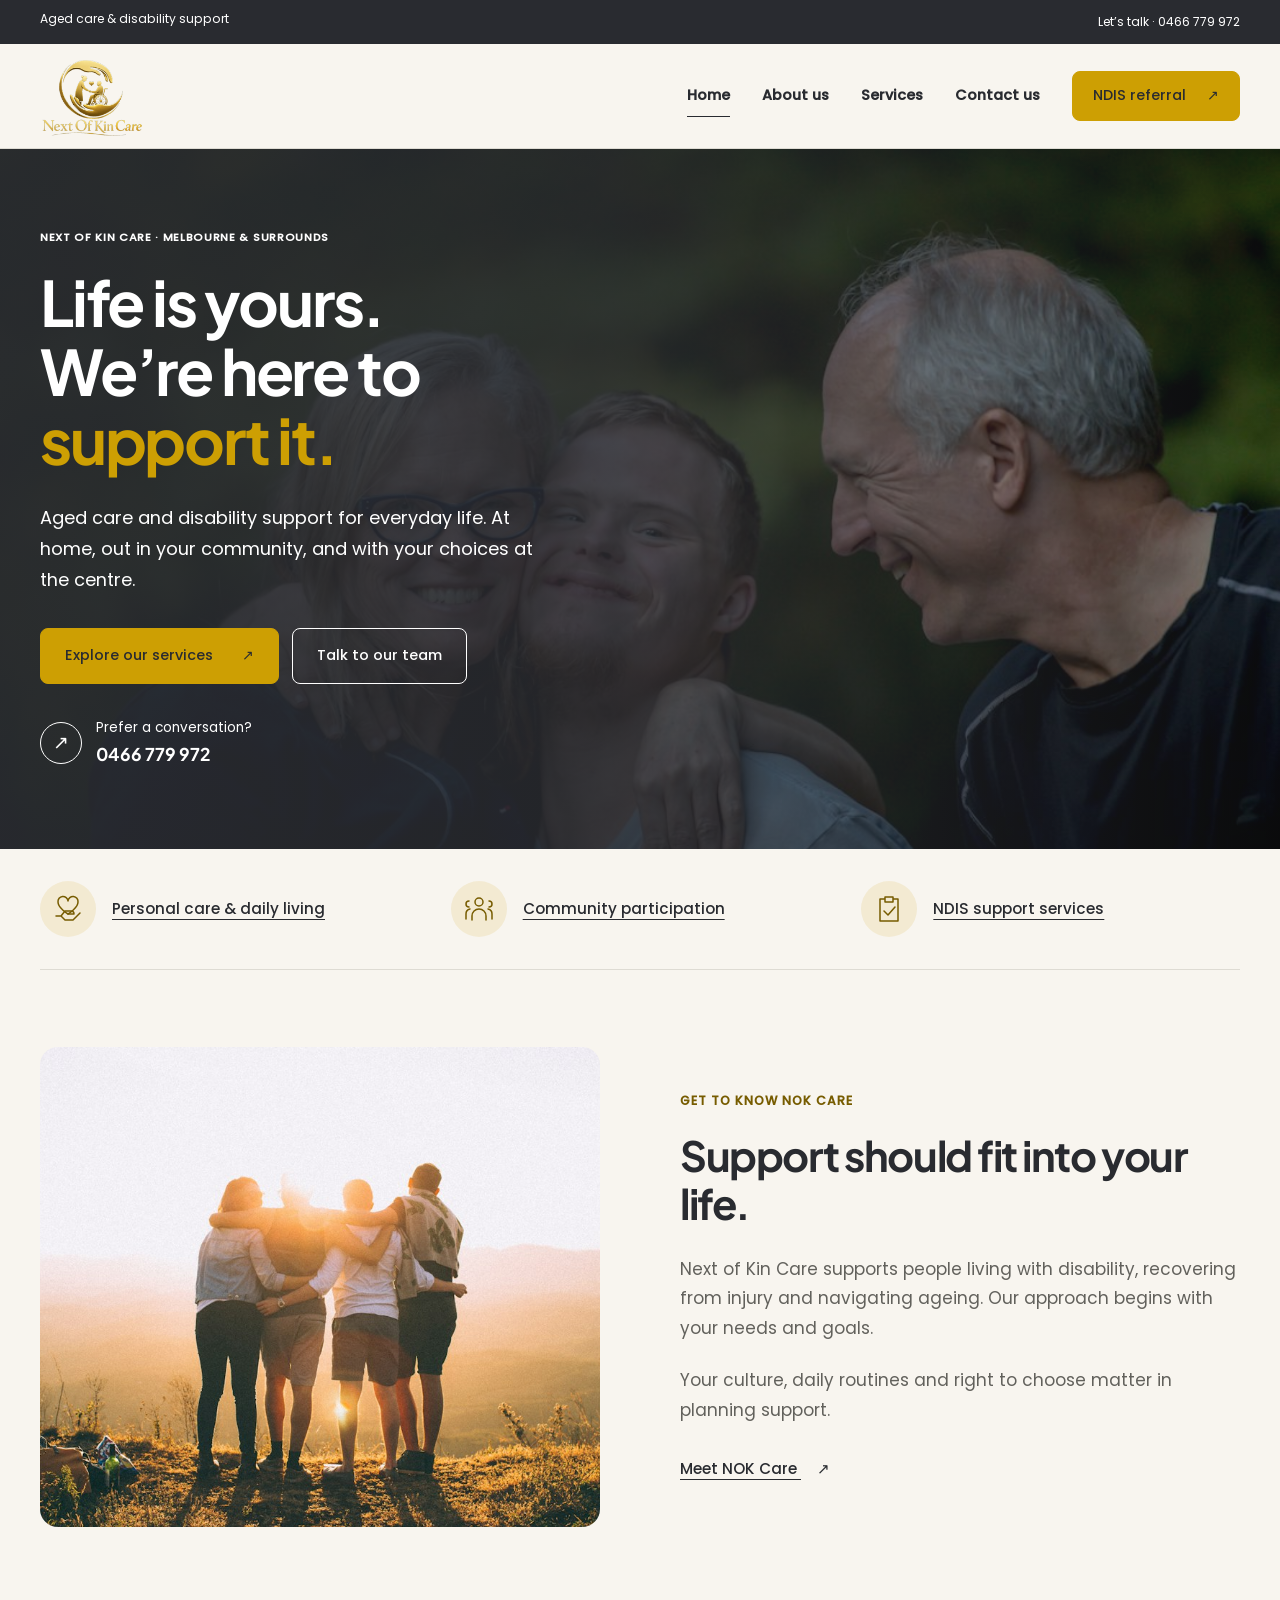
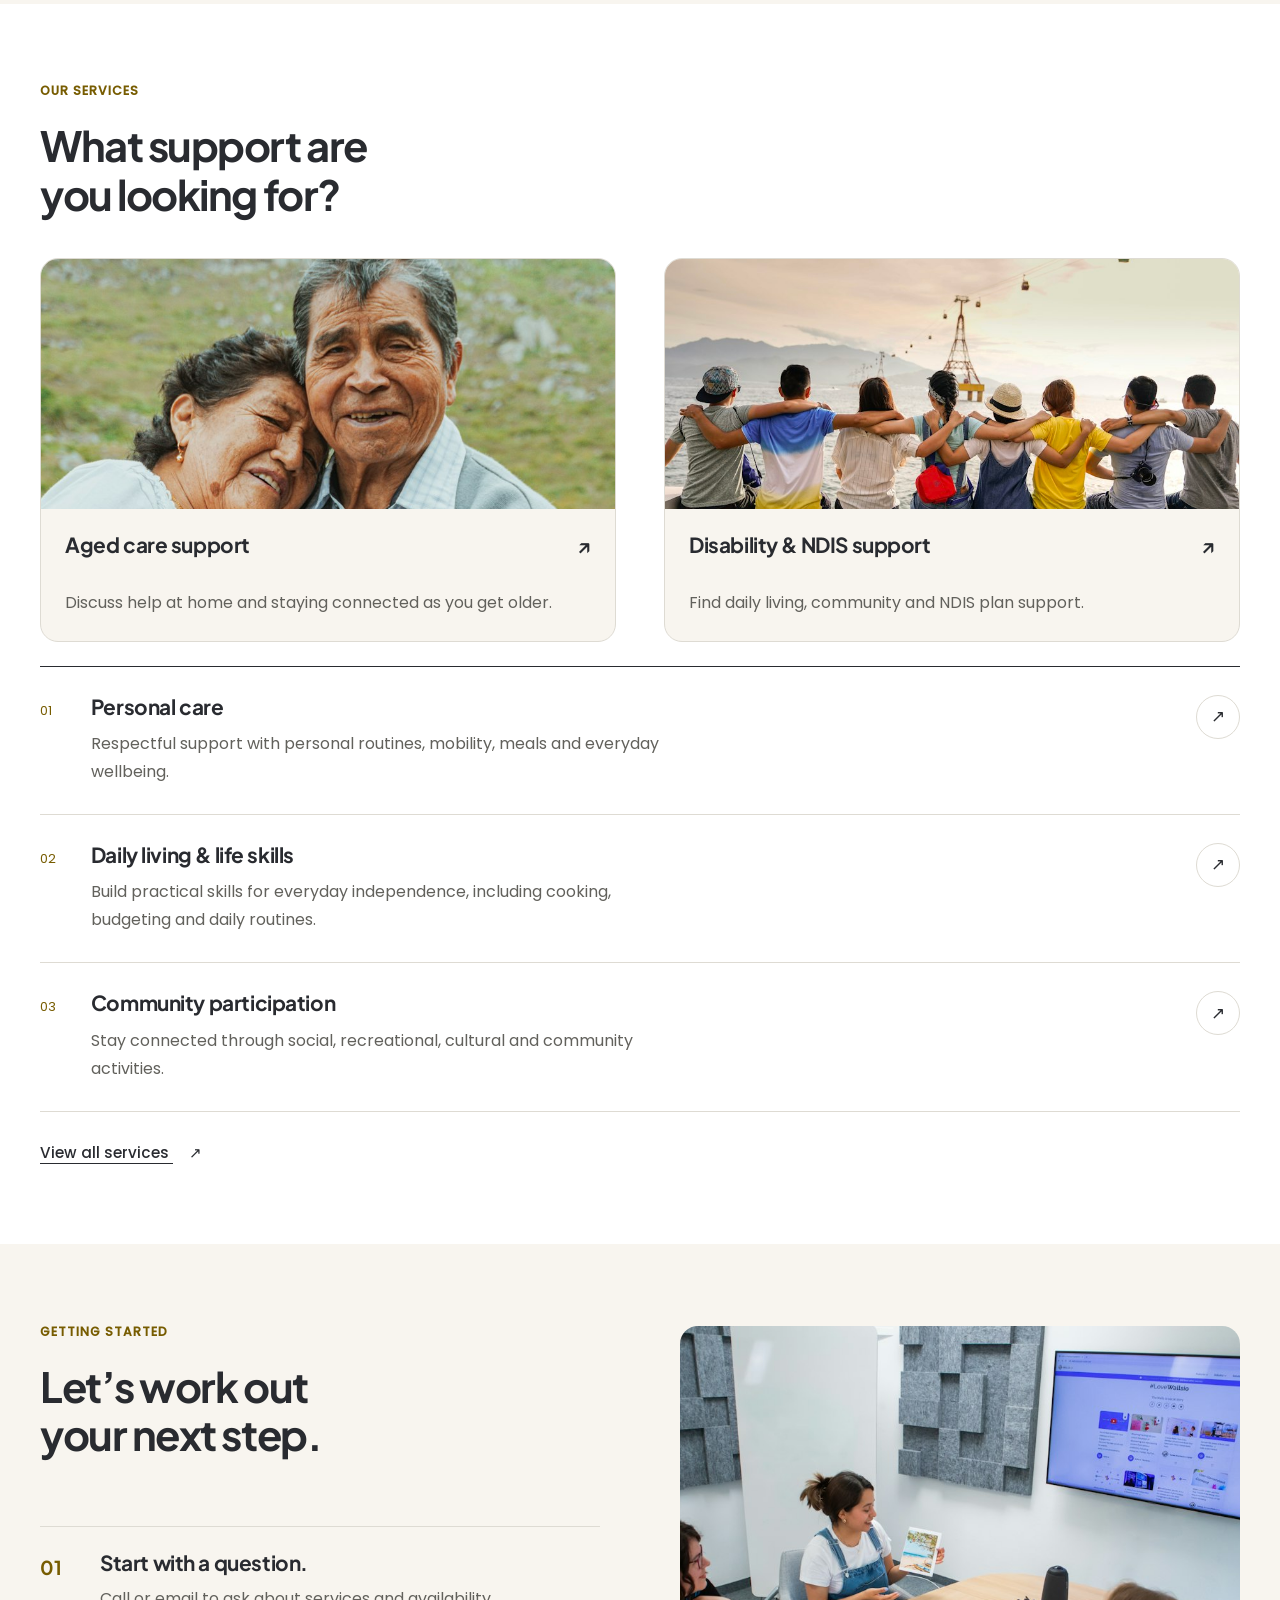
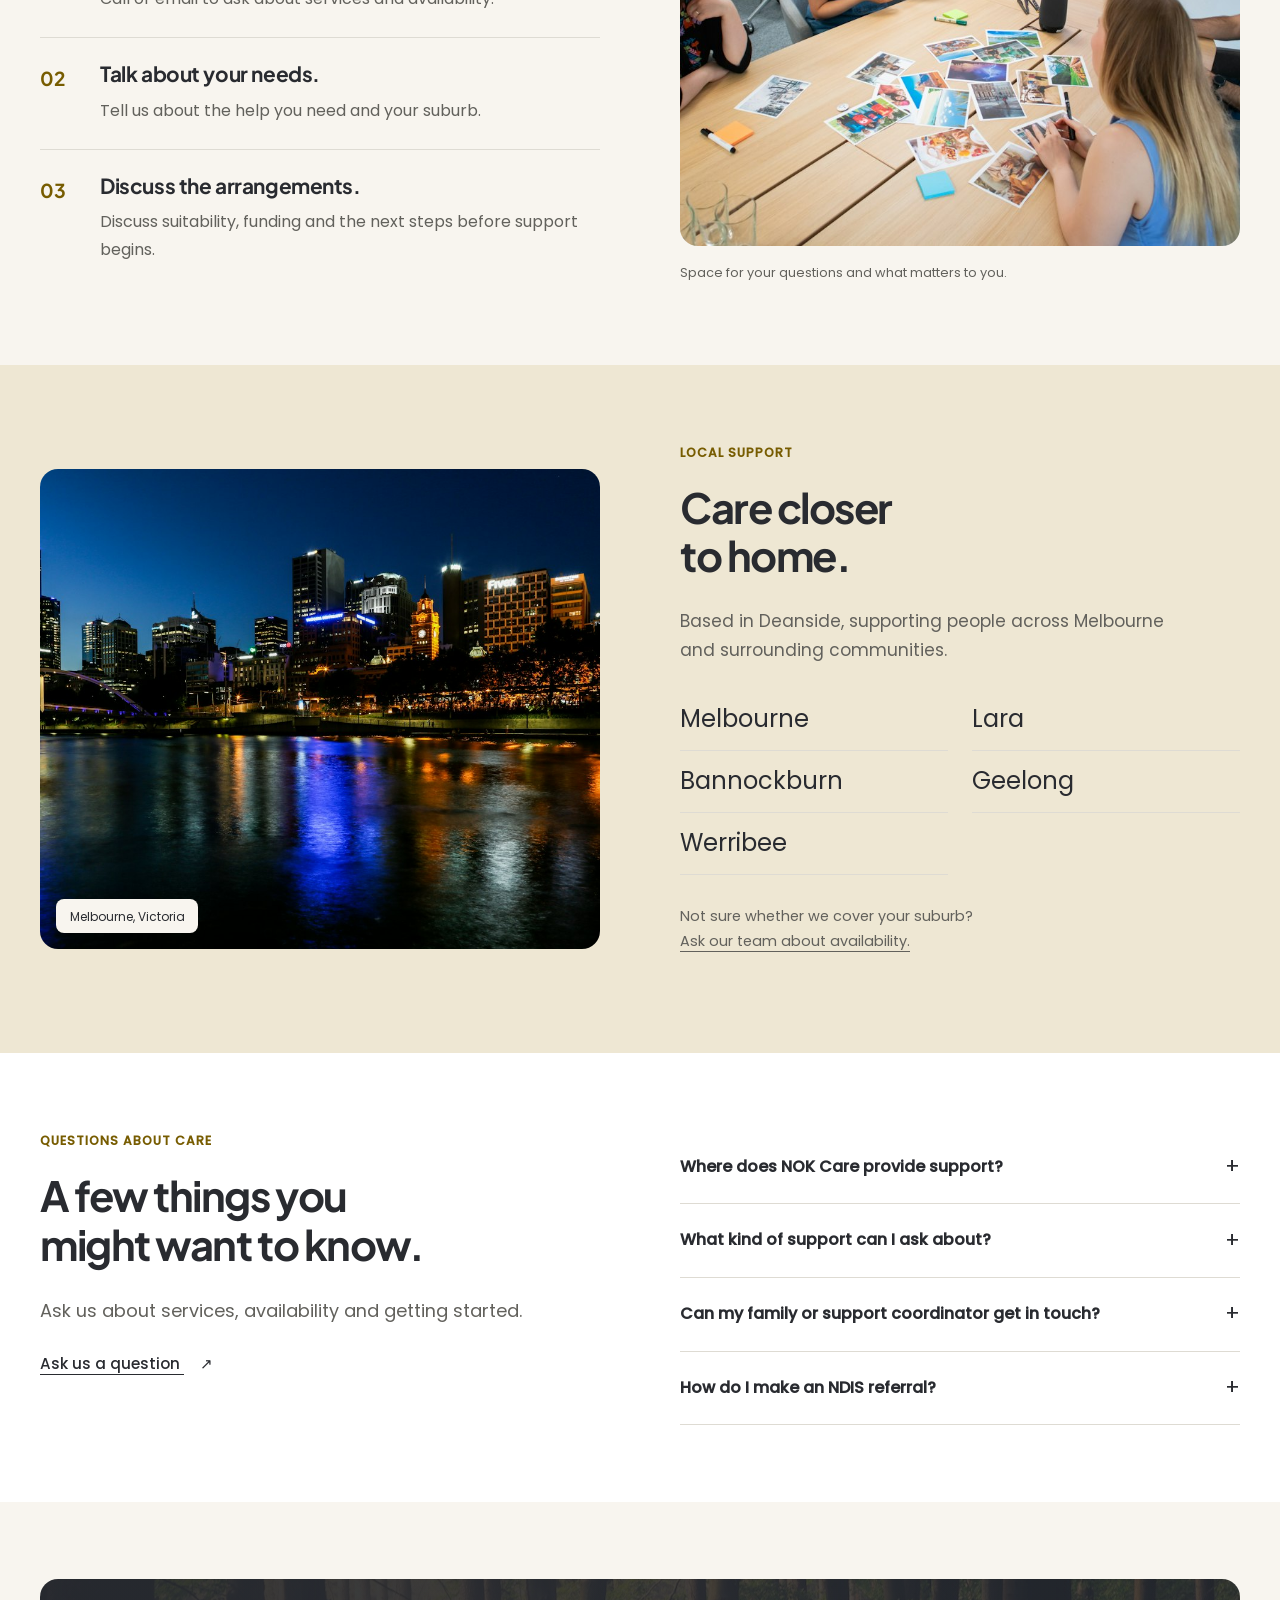
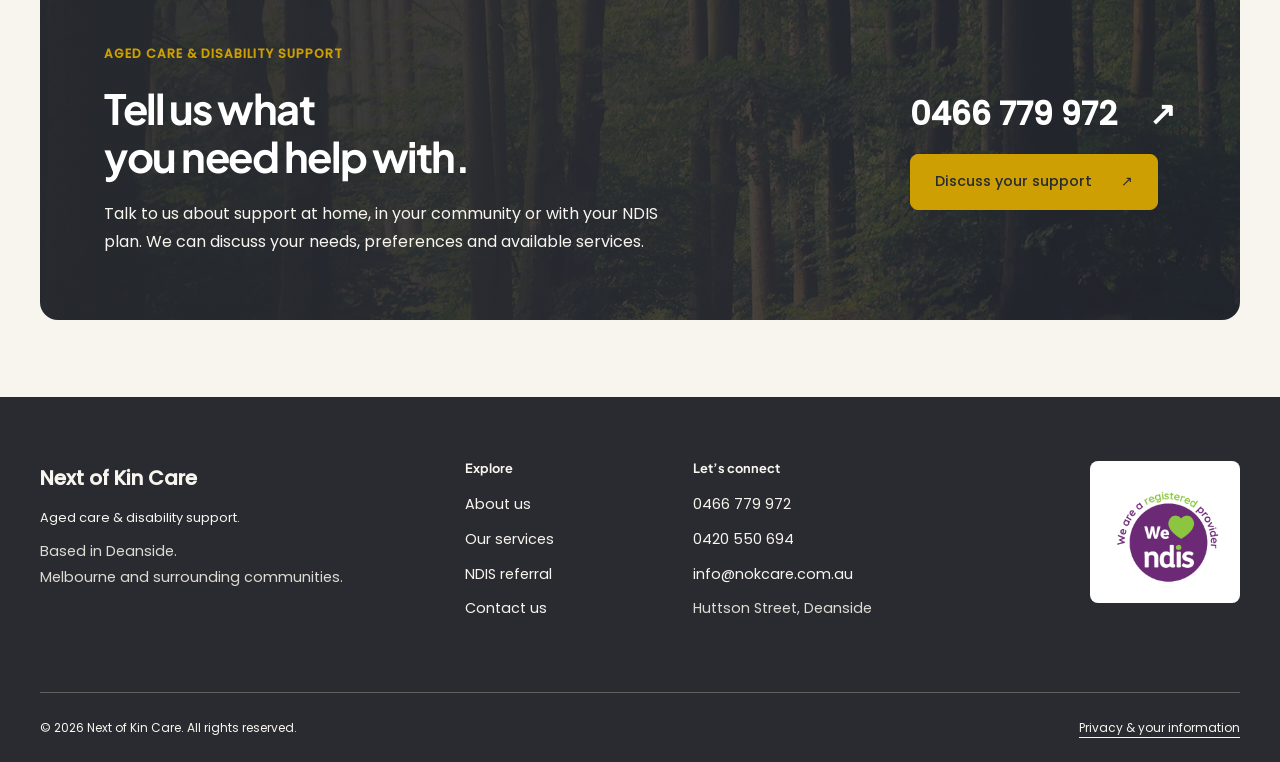
<file: index.html>
<!doctype html>
<html lang="en-AU"><head><meta charset="utf-8"><meta name="viewport" content="width=device-width, initial-scale=1"><title>Next of Kin Care | Aged Care &amp; Disability Support</title><meta name="description" content="Explore personalised aged care and disability support with NOK Care in Melbourne, Lara, Bannockburn, Geelong and Werribee."><meta name="theme-color" content="#F8F5EF"><meta property="og:title" content="Next of Kin Care | Aged Care &amp; Disability Support"><meta property="og:description" content="Explore personalised aged care and disability support with NOK Care in Melbourne, Lara, Bannockburn, Geelong and Werribee."><meta property="og:type" content="website"><link rel="icon" href="assets/icons/favicon.svg" type="image/svg+xml"><link rel="stylesheet" href="css/brand.css"><link rel="stylesheet" href="css/global.css"><link rel="stylesheet" href="css/components.css"><link rel="stylesheet" href="css/layout.css"><link rel="stylesheet" href="css/responsive.css"><script type="module" src="js/main.js"></script></head><body class="page-index"><a class="skip-link" href="#main">Skip to content</a>
<header class="site-header"><div class="utility"><div class="container"><span>Aged care & disability support</span><a href="tel:0466779972">Let’s talk · 0466 779 972</a></div></div>
<div class="container header-inner"><a class="brand" href="index.html" aria-label="Next of Kin Care home"><img src="assets/images/nok-care-logo.png" alt="Next of Kin Care" width="375" height="286"></a><button type="button" class="menu-toggle" aria-expanded="false" aria-controls="main-nav" hidden>Menu <span aria-hidden="true">☰</span></button><nav id="main-nav" aria-label="Main navigation"><a href="index.html" aria-current="page">Home</a><a href="about.html">About us</a><a href="services.html">Services</a><a href="contact.html">Contact us</a><a class="button button-small" href="referral.html">NDIS referral <span aria-hidden="true">↗</span></a></nav></div></header><main id="main" tabindex="-1"><section class="home-opening"><div class="opening-image"><img src="assets/images/community-care.jpg" alt="Three people sharing a moment together outdoors" width="1100" height="751" fetchpriority="high"></div><div class="container opening-content"><div class="opening-copy"><span class="eyebrow">Next of Kin Care · Melbourne & surrounds</span><h1>Life is yours.<br>We’re here to<br><span>support it.</span></h1><p class="opening-description">Aged care and disability support for everyday life. At home, out in your community, and with your choices at the centre.</p><div class="actions"><a class="button" href="services.html">Explore our services <span aria-hidden="true">↗</span></a><a class="button button-secondary" href="contact.html">Talk to our team</a></div><a class="opening-phone" href="tel:0466779972"><span class="phone-symbol" aria-hidden="true">↗</span><span>Prefer a conversation?<strong>0466 779 972</strong></span></a></div></div></section><div class="container"><ul class="opening-footnote icon-list" role="list" aria-label="Our support services"><li><span class="icon-list-symbol"><svg viewBox="0 0 32 32" width="32" height="32" fill="none" stroke="currentColor" stroke-width="1.5" stroke-linecap="round" stroke-linejoin="round" aria-hidden="true" focusable="false"><path d="M16 21s-10-6-10-12a5 5 0 0 1 10-1 5 5 0 0 1 10 1c0 6-10 12-10 12Z"/><path d="M4 23h5l4 4h8l7-7M9 23l4-5h6a3 3 0 0 1 3 3h-6"/></svg></span><a href="services.html#personal-care">Personal care & daily living</a></li><li><span class="icon-list-symbol"><svg viewBox="0 0 32 32" width="32" height="32" fill="none" stroke="currentColor" stroke-width="1.5" stroke-linecap="round" stroke-linejoin="round" aria-hidden="true" focusable="false"><circle cx="16" cy="9" r="4"/><path d="M9 27v-4a7 7 0 0 1 14 0v4M6 8a3 3 0 0 0 0 6M26 8a3 3 0 0 1 0 6M3 26v-5a5 5 0 0 1 4-5M29 26v-5a5 5 0 0 0-4-5"/></svg></span><a href="services.html#community">Community participation</a></li><li><span class="icon-list-symbol"><svg viewBox="0 0 32 32" width="32" height="32" fill="none" stroke="currentColor" stroke-width="1.5" stroke-linecap="round" stroke-linejoin="round" aria-hidden="true" focusable="false"><path d="M11 6H7v22h18V6h-4M12 4h8v5h-8zM11 18l4 4 7-8"/></svg></span><a href="services.html#disability-support">NDIS support services</a></li></ul></div>
<section class="section home-introduction"><div class="container introduction-grid"><img class="introduction-image" src="assets/images/family-connection.jpg" alt="Four friends standing together outdoors at sunset" width="1000" height="667" loading="lazy"><div class="introduction-copy"><span class="eyebrow">Get to know NOK Care</span><h2>Support should fit into your life.</h2><p>Next of Kin Care supports people living with disability, recovering from injury and navigating ageing. Our approach begins with your needs and goals.</p><p>Your culture, daily routines and right to choose matter in planning support.</p><a class="text-link" href="about.html">Meet NOK Care <span aria-hidden="true">↗</span></a></div></div></section>
<section class="section home-services"><div class="container"><div class="section-heading"><div><span class="eyebrow">Our services</span><h2>What support are<br>you looking for?</h2></div></div><div class="support-pathways"><article class="support-pathway"><img class="pathway-photo pathway-photo-aged" src="assets/images/aged-care-companionship.jpg" alt="An older couple sharing a hug outdoors" width="900" height="1350" loading="lazy"><h3><a href="services.html#aged-care">Aged care support <span aria-hidden="true">↗</span></a></h3><p>Discuss help at home and staying connected as you get older.</p></article><article class="support-pathway"><img class="pathway-photo" src="assets/images/community-connections.jpg" alt="Friends spending time together outdoors" width="900" height="506" loading="lazy"><h3><a href="services.html#disability-support">Disability & NDIS support <span aria-hidden="true">↗</span></a></h3><p>Find daily living, community and NDIS plan support.</p></article></div><div class="service-grid"><article class="service-card" id="personal-care"><span class="number" aria-hidden="true">01</span><a class="service-card-link" href="services.html#personal-care" aria-label="Read about this service: Personal care"><div class="service-copy"><h3>Personal care</h3><p>Respectful support with personal routines, mobility, meals and everyday wellbeing.</p></div><span class="service-card-action"><span class="service-link-label">Read about this service</span><span class="service-arrow" aria-hidden="true">↗</span></span></a></article><article class="service-card" id="daily-living"><span class="number" aria-hidden="true">02</span><a class="service-card-link" href="services.html#daily-living" aria-label="Read about this service: Daily living &amp; life skills"><div class="service-copy"><h3>Daily living &amp; life skills</h3><p>Build practical skills for everyday independence, including cooking, budgeting and daily routines.</p></div><span class="service-card-action"><span class="service-link-label">Read about this service</span><span class="service-arrow" aria-hidden="true">↗</span></span></a></article><article class="service-card" id="community"><span class="number" aria-hidden="true">03</span><a class="service-card-link" href="services.html#community" aria-label="Read about this service: Community participation"><div class="service-copy"><h3>Community participation</h3><p>Stay connected through social, recreational, cultural and community activities.</p></div><span class="service-card-action"><span class="service-link-label">Read about this service</span><span class="service-arrow" aria-hidden="true">↗</span></span></a></article></div><a class="text-link services-more" href="services.html">View all services <span aria-hidden="true">↗</span></a></div></section>
<section class="section getting-started"><div class="container getting-started-grid"><div class="getting-started-copy"><div class="section-heading"><div><span class="eyebrow">Getting started</span><h2>Let’s work out<br>your next step.</h2></div></div><ol class="steps process-list" role="list"><li class="step"><span class="step-number" aria-hidden="true">01</span><h3>Start with a question.</h3><p>Call or email to ask about services and availability.</p></li><li class="step"><span class="step-number" aria-hidden="true">02</span><h3>Talk about your needs.</h3><p>Tell us about the help you need and your suburb.</p></li><li class="step"><span class="step-number" aria-hidden="true">03</span><h3>Discuss the arrangements.</h3><p>Discuss suitability, funding and the next steps before support begins.</p></li></ol></div><figure class="getting-started-visual"><img src="assets/images/planning-together.jpg" alt="A group sharing ideas and talking around a table" width="1100" height="733" loading="lazy"><figcaption>Space for your questions and what matters to you.</figcaption></figure></div></section>
<section class="section local-section"><div class="container local-feature"><figure class="local-photo"><img src="assets/images/melbourne-river.jpg" alt="Melbourne skyline and lights reflected in the Yarra River" width="1200" height="800" loading="lazy"><figcaption>Melbourne, Victoria</figcaption></figure><div><span class="eyebrow">Local support</span><h2>Care closer<br>to home.</h2><p>Based in Deanside, supporting people across Melbourne and surrounding communities.</p><div class="local-areas"><div class="pills"><span class="pill">Melbourne</span><span class="pill">Lara</span><span class="pill">Bannockburn</span><span class="pill">Geelong</span><span class="pill">Werribee</span></div><p>Not sure whether we cover your suburb?<br><a href="contact.html">Ask our team about availability.</a></p></div></div></div></section>
<section class="section white"><div class="container split"><div><span class="eyebrow">Questions about care</span><h2>A few things you<br>might want to know.</h2><p class="lead">Ask us about services, availability and getting started.</p><a class="text-link" href="contact.html">Ask us a question <span aria-hidden="true">↗</span></a></div><div class="faq"><details><summary>Where does NOK Care provide support?</summary><p>Our listed service areas are Melbourne, Lara, Bannockburn, Geelong and Werribee. Contact us to discuss availability in your suburb.</p></details><details><summary>What kind of support can I ask about?</summary><p>Explore daily living, personal activities, household help, transport, community participation and NDIS services on our services page. Our team can discuss your individual needs and current availability.</p></details><details><summary>Can my family or support coordinator get in touch?</summary><p>You, a family member or a support coordinator can contact NOK Care to discuss the next steps. Please call before sharing any personal referral documents.</p></details><details><summary>How do I make an NDIS referral?</summary><p>Visit our referral page and call the team to discuss a secure way to proceed. Online referral collection is not yet available on this website.</p></details></div></div></section><section class="section section-standard"><div class="container cta cta-detailed"><div><span class="eyebrow">Aged care & disability support</span><h2>Tell us what<br>you need help with.</h2><p>Talk to us about support at home, in your community or with your NDIS plan. We can discuss your needs, preferences and available services.</p></div><div><a class="cta-phone" href="tel:0466779972">0466 779 972 <span aria-hidden="true">↗</span></a><a class="button" href="contact.html">Discuss your support <span aria-hidden="true">↗</span></a></div></div></section></main><footer class="site-footer"><div class="container footer-grid"><div><a class="footer-brand" href="index.html">Next of Kin Care<span>Aged care & disability support.</span></a><p>Based in Deanside.<br>Melbourne and surrounding communities.</p></div><div><h2>Explore</h2><a href="about.html">About us</a><a href="services.html">Our services</a><a href="referral.html">NDIS referral</a><a href="contact.html">Contact us</a></div><div><h2>Let’s connect</h2><a href="tel:0466779972">0466 779 972</a><a href="tel:0420550694">0420 550 694</a><a href="mailto:info@nokcare.com.au">info@nokcare.com.au</a><p>Huttson Street, Deanside</p></div><div class="footer-ndis"><img src="assets/images/ndis-provider-logo.png" alt="We are a registered provider. We love NDIS." width="768" height="716" loading="lazy"></div></div><div class="container footer-bottom"><span>© 2026 Next of Kin Care. All rights reserved.</span><a href="contact.html#privacy">Privacy & your information</a></div></footer>

<button class="back-to-top" type="button" aria-label="Back to top" hidden><span aria-hidden="true">↑</span></button></body></html>
</file>
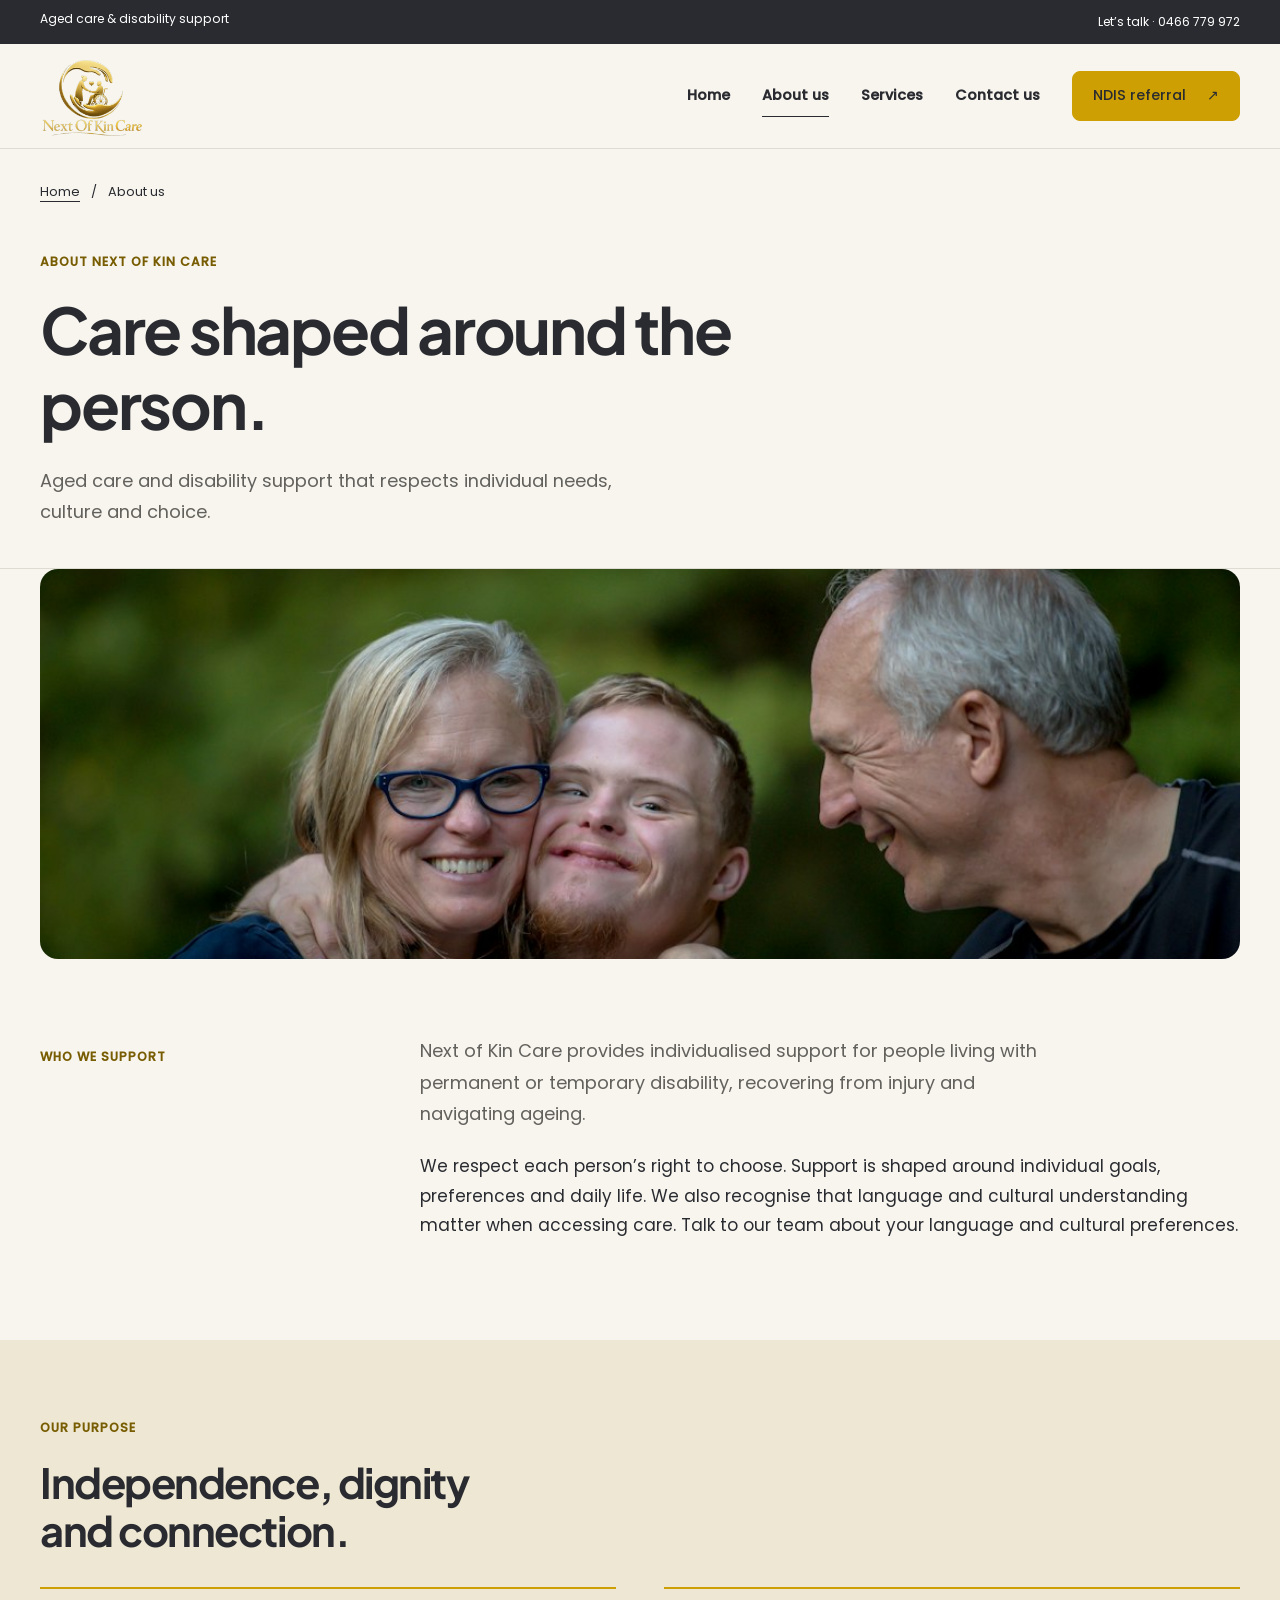
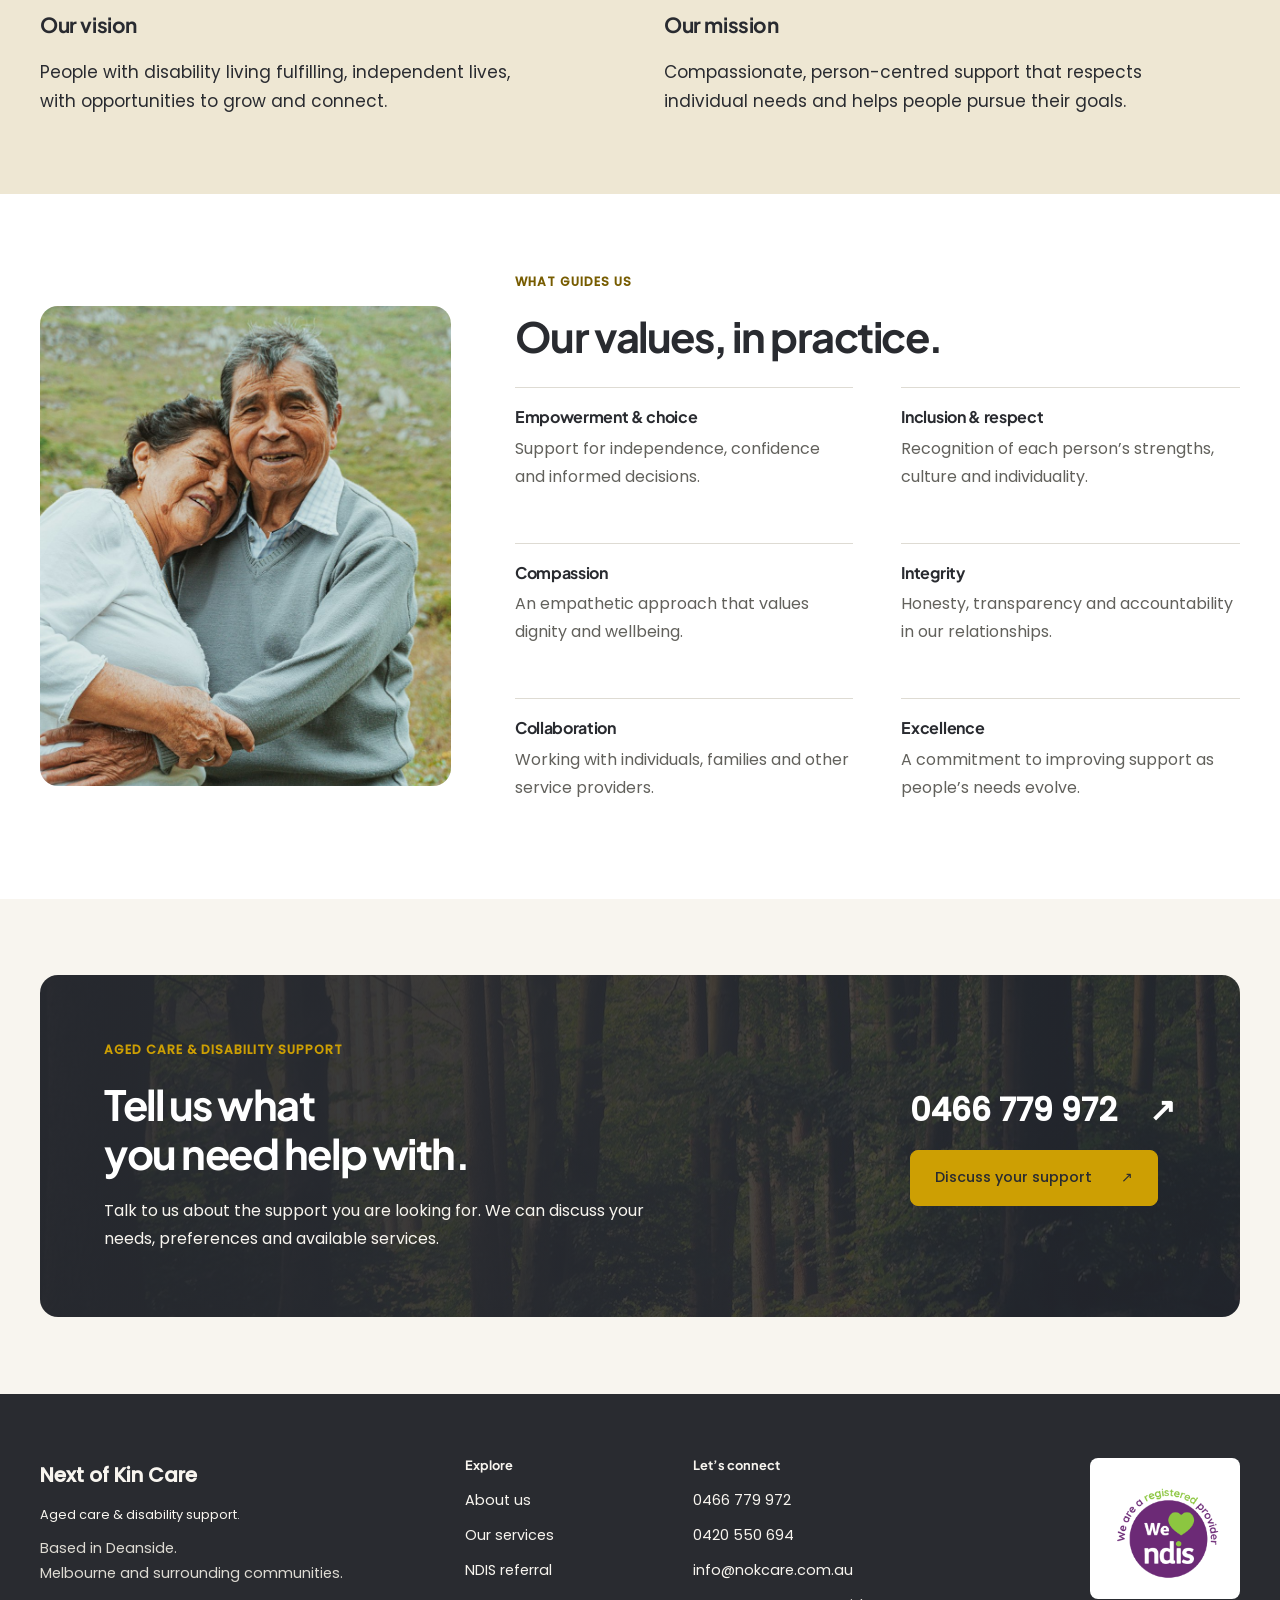
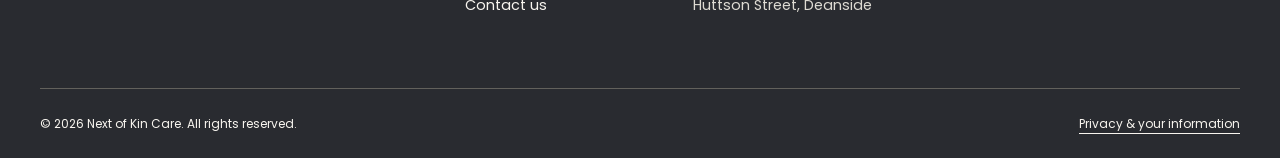
<file: about.html>
<!doctype html>
<html lang="en-AU"><head><meta charset="utf-8"><meta name="viewport" content="width=device-width, initial-scale=1"><title>About Us | Next of Kin Care</title><meta name="description" content="Get to know NOK Care’s approach to choice, independence, inclusion and compassionate aged care and disability support."><meta name="theme-color" content="#F8F5EF"><meta property="og:title" content="About Us | Next of Kin Care"><meta property="og:description" content="Get to know NOK Care’s approach to choice, independence, inclusion and compassionate aged care and disability support."><meta property="og:type" content="website"><link rel="icon" href="assets/icons/favicon.svg" type="image/svg+xml"><link rel="stylesheet" href="css/brand.css"><link rel="stylesheet" href="css/global.css"><link rel="stylesheet" href="css/components.css"><link rel="stylesheet" href="css/layout.css"><link rel="stylesheet" href="css/responsive.css"><script type="module" src="js/main.js"></script></head><body class="page-about"><a class="skip-link" href="#main">Skip to content</a>
<header class="site-header"><div class="utility"><div class="container"><span>Aged care & disability support</span><a href="tel:0466779972">Let’s talk · 0466 779 972</a></div></div>
<div class="container header-inner"><a class="brand" href="index.html" aria-label="Next of Kin Care home"><img src="assets/images/nok-care-logo.png" alt="Next of Kin Care" width="375" height="286"></a><button type="button" class="menu-toggle" aria-expanded="false" aria-controls="main-nav" hidden>Menu <span aria-hidden="true">☰</span></button><nav id="main-nav" aria-label="Main navigation"><a href="index.html">Home</a><a href="about.html" aria-current="page">About us</a><a href="services.html">Services</a><a href="contact.html">Contact us</a><a class="button button-small" href="referral.html">NDIS referral <span aria-hidden="true">↗</span></a></nav></div></header><main id="main" tabindex="-1"><section class="page-hero"><div class="container"><div class="breadcrumb"><a href="index.html">Home</a><span aria-hidden="true">/</span><span>About us</span></div><div class="page-heading page-heading--editorial"><div class="page-heading-copy"><span class="eyebrow">About Next of Kin Care</span><h1>Care shaped around the person.</h1><p class="lead">Aged care and disability support that respects individual needs, culture and choice.</p></div></div></div></section>
<figure class="container about-banner"><img src="assets/images/community-care.jpg" alt="Three people enjoying a moment together outdoors" width="1100" height="751" fetchpriority="high"></figure>
<section class="section section-standard"><div class="container editorial-row"><span class="eyebrow">Who we support</span><div class="about-story"><p class="lead">Next of Kin Care provides individualised support for people living with permanent or temporary disability, recovering from injury and navigating ageing.</p><p>We respect each person’s right to choose. Support is shaped around individual goals, preferences and daily life. We also recognise that language and cultural understanding matter when accessing care. Talk to our team about your language and cultural preferences.</p></div></div></section>
<section class="section section-standard purpose-band"><div class="container"><span class="eyebrow">Our purpose</span><h2>Independence, dignity<br>and connection.</h2><div class="purpose-grid"><article><h3>Our vision</h3><p>People with disability living fulfilling, independent lives, with opportunities to grow and connect.</p></article><article><h3>Our mission</h3><p>Compassionate, person-centred support that respects individual needs and helps people pursue their goals.</p></article></div></div></section>
<section class="section section-standard white"><div class="container values-feature"><img src="assets/images/aged-care-companionship.jpg" alt="An older couple sharing a moment outdoors" width="900" height="1350" loading="lazy"><div><span class="eyebrow">What guides us</span><h2>Our values, in practice.</h2><div class="values-grid"><div class="value"><h3>Empowerment &amp; choice</h3><p>Support for independence, confidence and informed decisions.</p></div><div class="value"><h3>Inclusion &amp; respect</h3><p>Recognition of each person’s strengths, culture and individuality.</p></div><div class="value"><h3>Compassion</h3><p>An empathetic approach that values dignity and wellbeing.</p></div><div class="value"><h3>Integrity</h3><p>Honesty, transparency and accountability in our relationships.</p></div><div class="value"><h3>Collaboration</h3><p>Working with individuals, families and other service providers.</p></div><div class="value"><h3>Excellence</h3><p>A commitment to improving support as people’s needs evolve.</p></div></div></div></div></section>
<section class="section section-standard"><div class="container cta cta-detailed"><div><span class="eyebrow">Aged care & disability support</span><h2>Tell us what<br>you need help with.</h2><p>Talk to us about the support you are looking for. We can discuss your needs, preferences and available services.</p></div><div><a class="cta-phone" href="tel:0466779972">0466 779 972 <span aria-hidden="true">↗</span></a><a class="button" href="contact.html">Discuss your support <span aria-hidden="true">↗</span></a></div></div></section></main><footer class="site-footer"><div class="container footer-grid"><div><a class="footer-brand" href="index.html">Next of Kin Care<span>Aged care & disability support.</span></a><p>Based in Deanside.<br>Melbourne and surrounding communities.</p></div><div><h2>Explore</h2><a href="about.html">About us</a><a href="services.html">Our services</a><a href="referral.html">NDIS referral</a><a href="contact.html">Contact us</a></div><div><h2>Let’s connect</h2><a href="tel:0466779972">0466 779 972</a><a href="tel:0420550694">0420 550 694</a><a href="mailto:info@nokcare.com.au">info@nokcare.com.au</a><p>Huttson Street, Deanside</p></div><div class="footer-ndis"><img src="assets/images/ndis-provider-logo.png" alt="We are a registered provider. We love NDIS." width="768" height="716" loading="lazy"></div></div><div class="container footer-bottom"><span>© 2026 Next of Kin Care. All rights reserved.</span><a href="contact.html#privacy">Privacy & your information</a></div></footer>

<button class="back-to-top" type="button" aria-label="Back to top" hidden><span aria-hidden="true">↑</span></button></body></html>
</file>
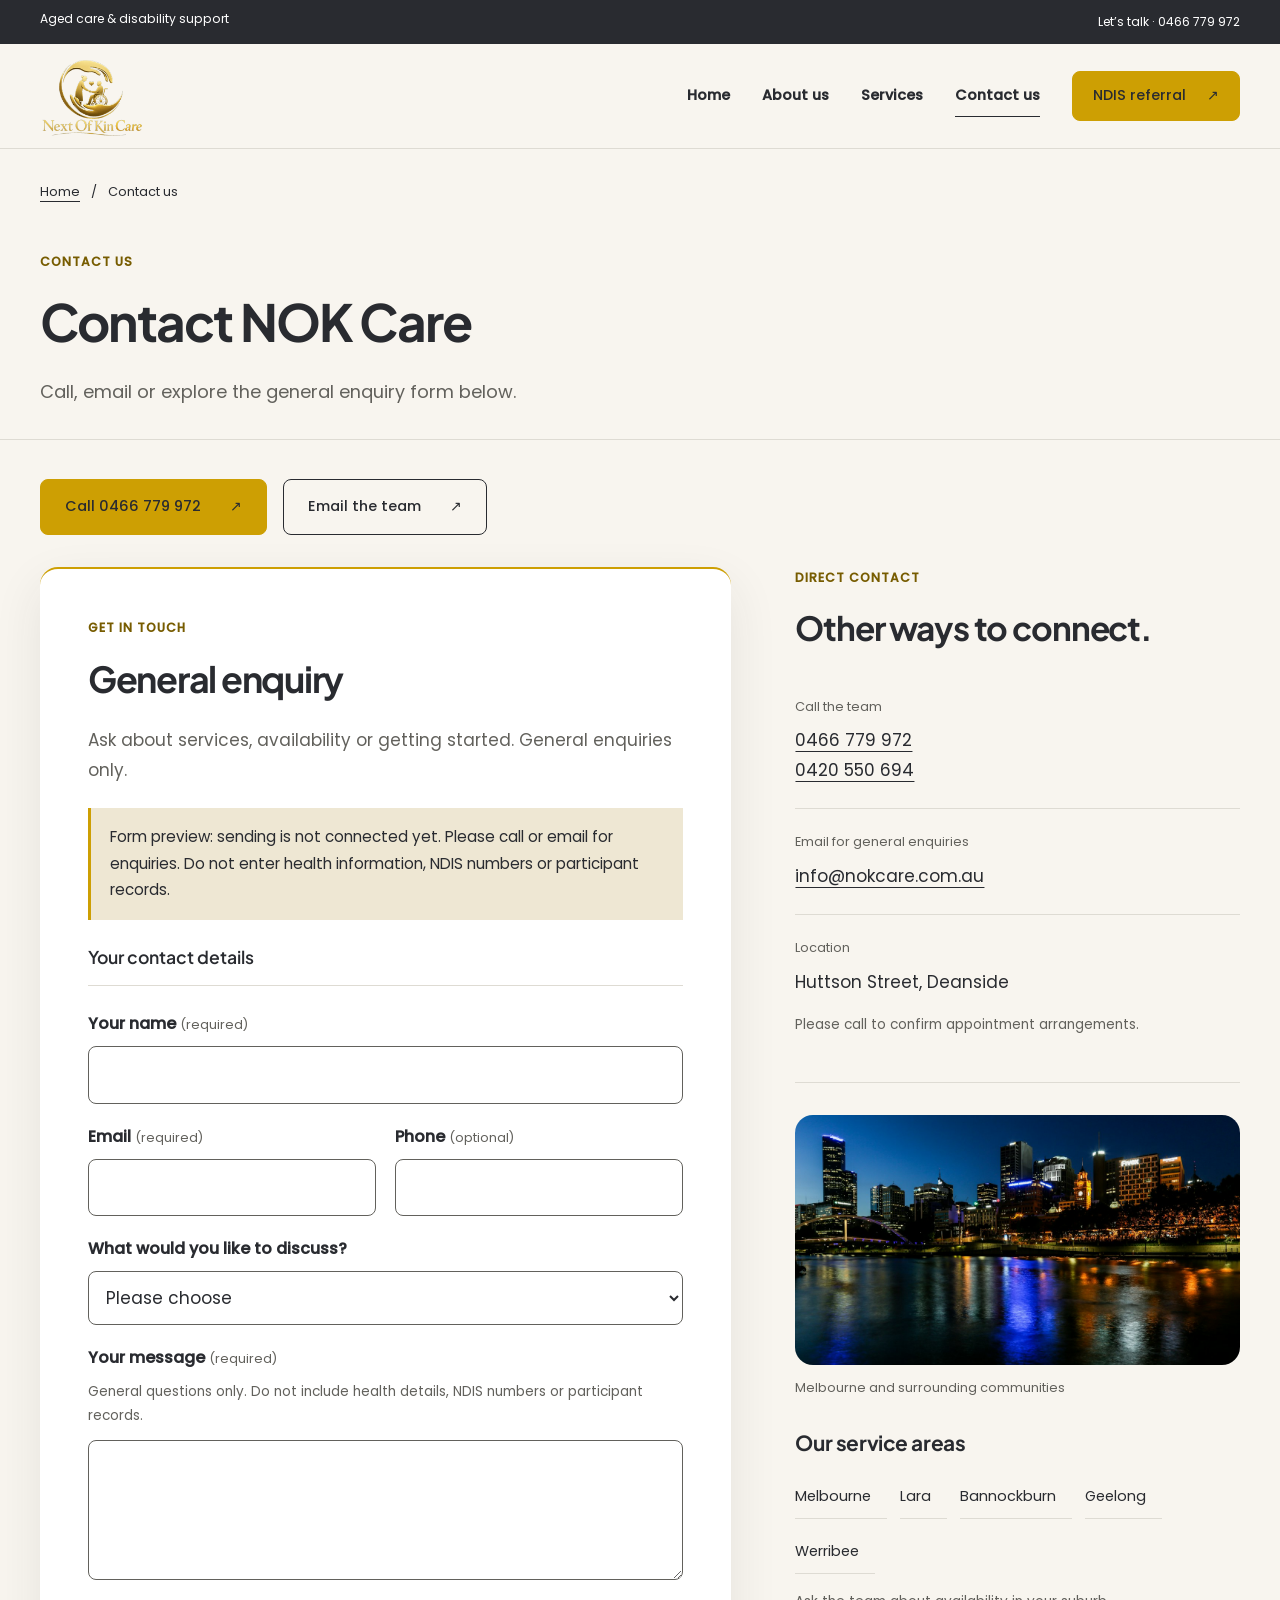
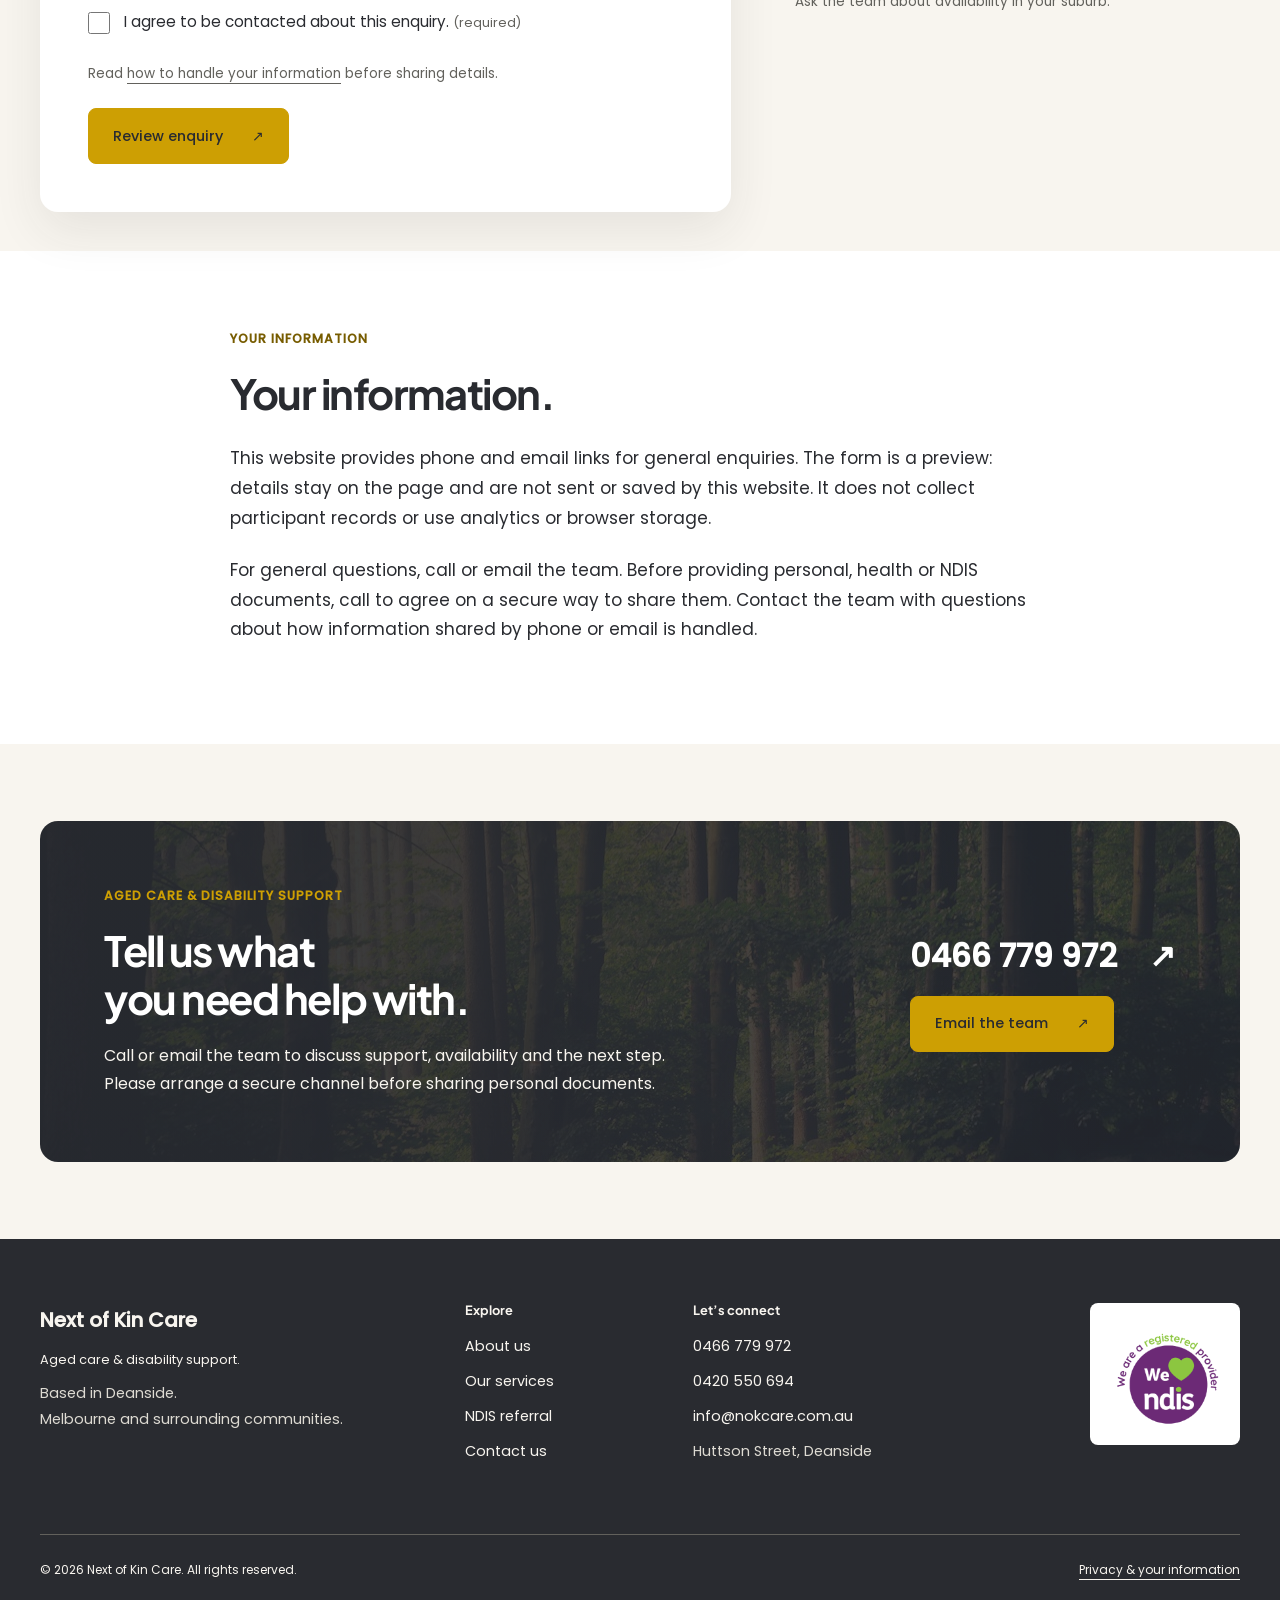
<file: contact.html>
<!doctype html>
<html lang="en-AU"><head><meta charset="utf-8"><meta name="viewport" content="width=device-width, initial-scale=1"><title>Contact Us | Next of Kin Care</title><meta name="description" content="Contact Next of Kin Care on 0466 779 972 or 0420 550 694. Ask about aged care, disability services and support in your area."><meta name="theme-color" content="#F8F5EF"><meta property="og:title" content="Contact Us | Next of Kin Care"><meta property="og:description" content="Contact Next of Kin Care on 0466 779 972 or 0420 550 694. Ask about aged care, disability services and support in your area."><meta property="og:type" content="website"><link rel="icon" href="assets/icons/favicon.svg" type="image/svg+xml"><link rel="stylesheet" href="css/brand.css"><link rel="stylesheet" href="css/global.css"><link rel="stylesheet" href="css/components.css"><link rel="stylesheet" href="css/layout.css"><link rel="stylesheet" href="css/responsive.css"><script type="module" src="js/main.js"></script></head><body class="page-contact"><a class="skip-link" href="#main">Skip to content</a>
<header class="site-header"><div class="utility"><div class="container"><span>Aged care & disability support</span><a href="tel:0466779972">Let’s talk · 0466 779 972</a></div></div>
<div class="container header-inner"><a class="brand" href="index.html" aria-label="Next of Kin Care home"><img src="assets/images/nok-care-logo.png" alt="Next of Kin Care" width="375" height="286"></a><button type="button" class="menu-toggle" aria-expanded="false" aria-controls="main-nav" hidden>Menu <span aria-hidden="true">☰</span></button><nav id="main-nav" aria-label="Main navigation"><a href="index.html">Home</a><a href="about.html">About us</a><a href="services.html">Services</a><a href="contact.html" aria-current="page">Contact us</a><a class="button button-small" href="referral.html">NDIS referral <span aria-hidden="true">↗</span></a></nav></div></header><main id="main" tabindex="-1"><section class="page-hero"><div class="container"><div class="breadcrumb"><a href="index.html">Home</a><span aria-hidden="true">/</span><span>Contact us</span></div><div class="page-heading page-heading--compact"><div class="page-heading-copy"><span class="eyebrow">Contact us</span><h1>Contact NOK Care</h1><p class="lead">Call, email or explore the general enquiry form below.</p></div></div></div></section>
<section class="section section-tight"><div class="container"><div class="contact-actions"><a class="button" href="tel:0466779972">Call 0466 779 972 <span aria-hidden="true">↗</span></a><a class="button button-secondary" href="mailto:info@nokcare.com.au">Email the team <span aria-hidden="true">↗</span></a></div><div class="task-workspace"><div class="form-panel" id="contact-enquiry-panel">
  <span class="eyebrow">Get in touch</span><h2>General enquiry</h2><p>Ask about services, availability or getting started. General enquiries only.</p>
  <p class="notice" id="contact-enquiry-notice">Form preview: sending is not connected yet. Please call or email for enquiries. Do not enter health information, NDIS numbers or participant records.</p>
  <form data-enquiry-preview data-form-mode="preview" data-preview-status="Your details have been checked. This preview has not sent anything. Please call or email the team to make your enquiry." method="post" autocomplete="off" aria-labelledby="contact-enquiry-heading" aria-describedby="contact-enquiry-notice">
    <fieldset disabled><legend id="contact-enquiry-heading">Your contact details</legend>
      <div class="form-grid">
        <div class="full"><label for="contact-enquiry-name">Your name <span class="required-label">(required)</span></label><input id="contact-enquiry-name" name="full_name" autocomplete="off" required maxlength="100"></div>
        <div><label for="contact-enquiry-email">Email <span class="required-label">(required)</span></label><input id="contact-enquiry-email" name="email" type="email" autocomplete="off" required maxlength="254"></div>
        <div><label for="contact-enquiry-phone">Phone <span class="optional-label">(optional)</span></label><input id="contact-enquiry-phone" name="phone" type="tel" autocomplete="off" maxlength="25"></div>
        <div class="full"><label for="contact-enquiry-topic">What would you like to discuss?</label><select id="contact-enquiry-topic" name="topic"><option value="">Please choose</option><option>Aged care support</option><option>Disability &amp; NDIS support</option><option>Services and availability</option><option>Other general enquiry</option></select></div>
        <div class="full"><label for="contact-enquiry-message">Your message <span class="required-label">(required)</span></label><p class="field-help" id="contact-enquiry-message-help">General questions only. Do not include health details, NDIS numbers or participant records.</p><textarea id="contact-enquiry-message" name="message" required maxlength="2000" aria-describedby="contact-enquiry-message-help"></textarea></div>
        <div class="full"><label class="checkbox-label" for="contact-enquiry-consent"><input id="contact-enquiry-consent" name="contact_permission" type="checkbox" required><span>I agree to be contacted about this enquiry. <span class="required-label">(required)</span></span></label></div>
        <div class="full"><p class="form-note">Read <a href="contact.html#privacy">how to handle your information</a> before sharing details.</p><button class="button" type="button" data-review-enquiry>Review enquiry <span aria-hidden="true">↗</span></button></div>
      </div>
    </fieldset>
    <p class="form-status" role="status" aria-live="polite" data-preview-message></p>
    <noscript><p class="notice">This form preview needs JavaScript. Please use the phone or email details on this page.</p></noscript>
  </form>
</div><div class="contact-sidebar"><span class="eyebrow">Direct contact</span><h2>Other ways to connect.</h2><div class="contact-detail"><span>Call the team</span><a href="tel:0466779972">0466 779 972</a><br><a href="tel:0420550694">0420 550 694</a></div><div class="contact-detail"><span>Email for general enquiries</span><a href="mailto:info@nokcare.com.au">info@nokcare.com.au</a></div><div class="contact-detail"><span>Location</span>Huttson Street, Deanside<p class="form-note">Please call to confirm appointment arrangements.</p></div><figure class="sidebar-photo"><img src="assets/images/melbourne-river.jpg" alt="Melbourne skyline and the Yarra River" width="1200" height="800" loading="lazy"><figcaption>Melbourne and surrounding communities</figcaption></figure><h3>Our service areas</h3><div class="pills"><span class="pill">Melbourne</span><span class="pill">Lara</span><span class="pill">Bannockburn</span><span class="pill">Geelong</span><span class="pill">Werribee</span></div><p class="form-note">Ask the team about availability in your suburb.</p></div></div></div></section>
<section class="section section-standard white" id="privacy"><div class="container narrow"><span class="eyebrow">Your information</span><h2>Your information.</h2><p>This website provides phone and email links for general enquiries. The form is a preview: details stay on the page and are not sent or saved by this website. It does not collect participant records or use analytics or browser storage.</p><p>For general questions, call or email the team. Before providing personal, health or NDIS documents, call to agree on a secure way to share them. Contact the team with questions about how information shared by phone or email is handled.</p></div></section>
<section class="section section-standard"><div class="container cta cta-detailed"><div><span class="eyebrow">Aged care & disability support</span><h2>Tell us what<br>you need help with.</h2><p>Call or email the team to discuss support, availability and the next step. Please arrange a secure channel before sharing personal documents.</p></div><div><a class="cta-phone" href="tel:0466779972">0466 779 972 <span aria-hidden="true">↗</span></a><a class="button" href="mailto:info@nokcare.com.au">Email the team <span aria-hidden="true">↗</span></a></div></div></section></main><footer class="site-footer"><div class="container footer-grid"><div><a class="footer-brand" href="index.html">Next of Kin Care<span>Aged care & disability support.</span></a><p>Based in Deanside.<br>Melbourne and surrounding communities.</p></div><div><h2>Explore</h2><a href="about.html">About us</a><a href="services.html">Our services</a><a href="referral.html">NDIS referral</a><a href="contact.html">Contact us</a></div><div><h2>Let’s connect</h2><a href="tel:0466779972">0466 779 972</a><a href="tel:0420550694">0420 550 694</a><a href="mailto:info@nokcare.com.au">info@nokcare.com.au</a><p>Huttson Street, Deanside</p></div><div class="footer-ndis"><img src="assets/images/ndis-provider-logo.png" alt="We are a registered provider. We love NDIS." width="768" height="716" loading="lazy"></div></div><div class="container footer-bottom"><span>© 2026 Next of Kin Care. All rights reserved.</span><a href="contact.html#privacy">Privacy & your information</a></div></footer>

<button class="back-to-top" type="button" aria-label="Back to top" hidden><span aria-hidden="true">↑</span></button></body></html>
</file>
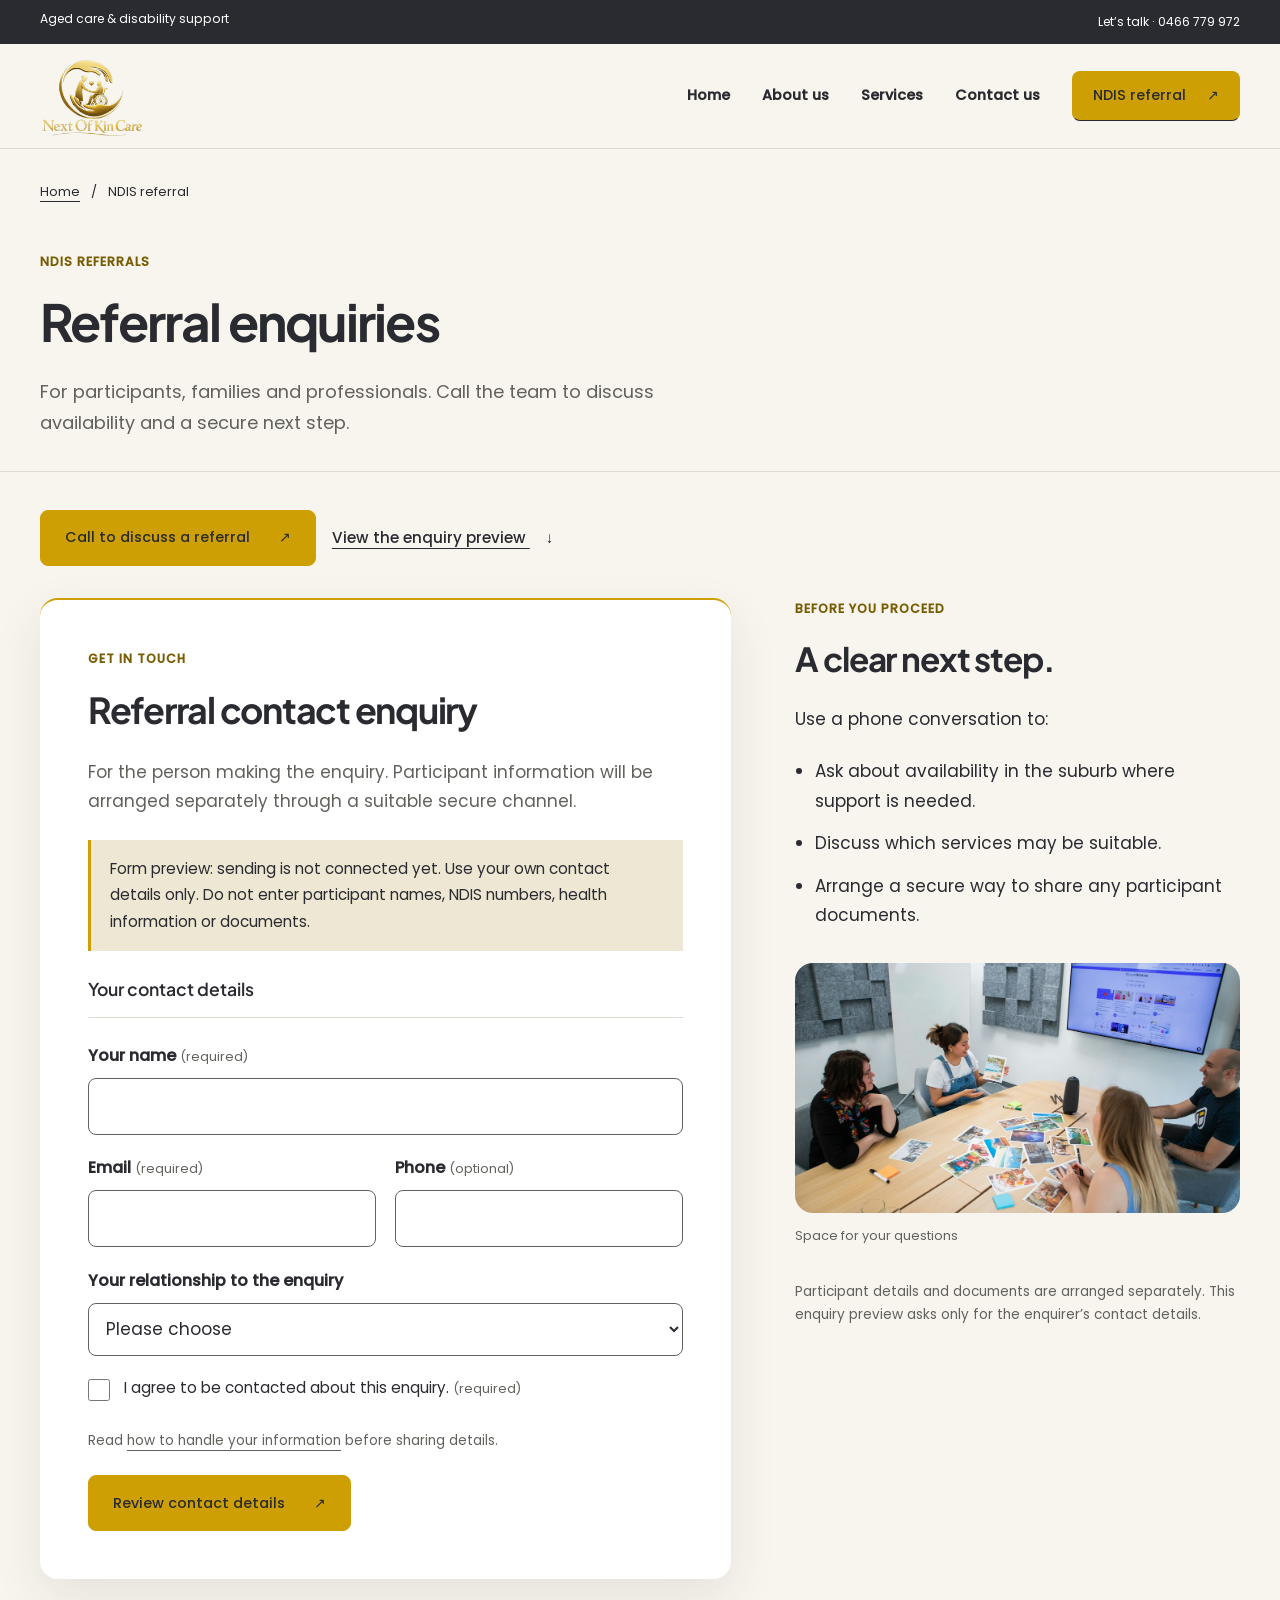
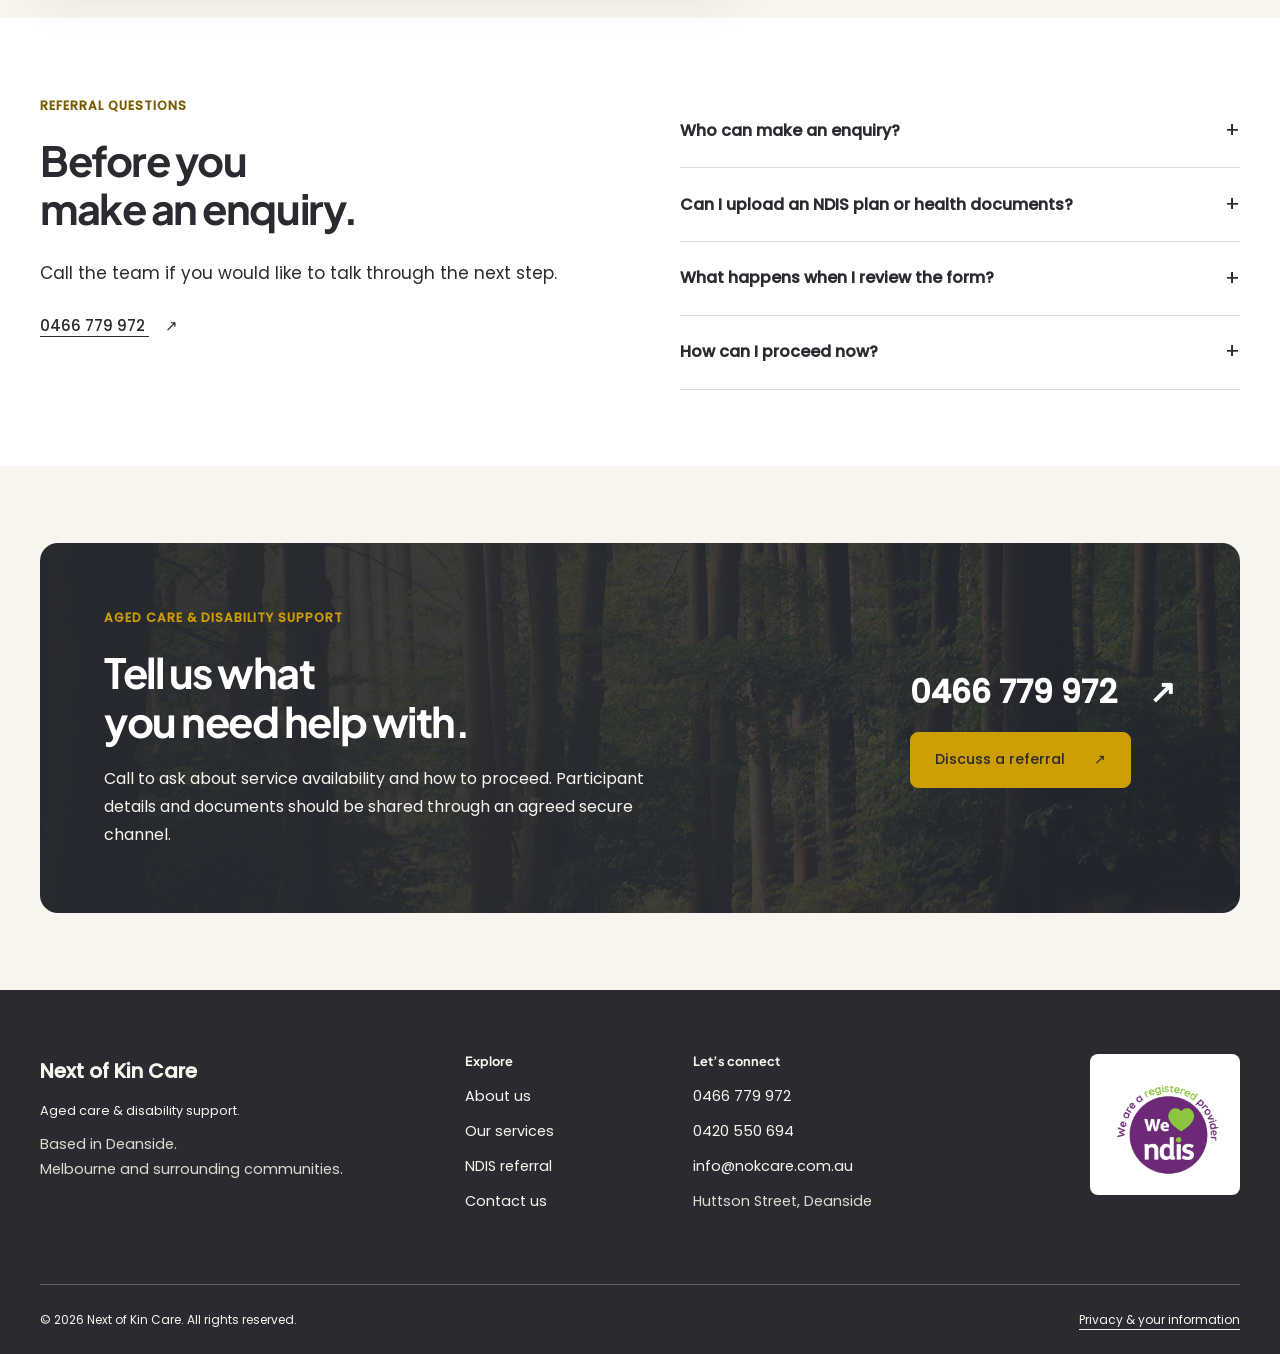
<file: referral.html>
<!doctype html>
<html lang="en-AU"><head><meta charset="utf-8"><meta name="viewport" content="width=device-width, initial-scale=1"><title>NDIS Referral | Next of Kin Care</title><meta name="description" content="Talk to NOK Care about starting an NDIS referral. Call the team to confirm availability and arrange a secure way to share information."><meta name="theme-color" content="#F8F5EF"><meta property="og:title" content="NDIS Referral | Next of Kin Care"><meta property="og:description" content="Talk to NOK Care about starting an NDIS referral. Call the team to confirm availability and arrange a secure way to share information."><meta property="og:type" content="website"><link rel="icon" href="assets/icons/favicon.svg" type="image/svg+xml"><link rel="stylesheet" href="css/brand.css"><link rel="stylesheet" href="css/global.css"><link rel="stylesheet" href="css/components.css"><link rel="stylesheet" href="css/layout.css"><link rel="stylesheet" href="css/responsive.css"><script type="module" src="js/main.js"></script></head><body class="page-referral"><a class="skip-link" href="#main">Skip to content</a>
<header class="site-header"><div class="utility"><div class="container"><span>Aged care & disability support</span><a href="tel:0466779972">Let’s talk · 0466 779 972</a></div></div>
<div class="container header-inner"><a class="brand" href="index.html" aria-label="Next of Kin Care home"><img src="assets/images/nok-care-logo.png" alt="Next of Kin Care" width="375" height="286"></a><button type="button" class="menu-toggle" aria-expanded="false" aria-controls="main-nav" hidden>Menu <span aria-hidden="true">☰</span></button><nav id="main-nav" aria-label="Main navigation"><a href="index.html">Home</a><a href="about.html">About us</a><a href="services.html">Services</a><a href="contact.html">Contact us</a><a class="button button-small" href="referral.html" aria-current="page">NDIS referral <span aria-hidden="true">↗</span></a></nav></div></header><main id="main" tabindex="-1"><section class="page-hero"><div class="container"><div class="breadcrumb"><a href="index.html">Home</a><span aria-hidden="true">/</span><span>NDIS referral</span></div><div class="page-heading page-heading--compact"><div class="page-heading-copy"><span class="eyebrow">NDIS referrals</span><h1>Referral enquiries</h1><p class="lead">For participants, families and professionals. Call the team to discuss availability and a secure next step.</p></div></div></div></section>
<section class="section section-tight"><div class="container"><div class="contact-actions"><a class="button" href="tel:0466779972">Call to discuss a referral <span aria-hidden="true">↗</span></a><a class="text-link" href="#referral-enquiry-panel">View the enquiry preview <span aria-hidden="true">↓</span></a></div><div class="task-workspace"><div class="form-panel" id="referral-enquiry-panel">
  <span class="eyebrow">Get in touch</span><h2>Referral contact enquiry</h2><p>For the person making the enquiry. Participant information will be arranged separately through a suitable secure channel.</p>
  <p class="notice" id="referral-enquiry-notice">Form preview: sending is not connected yet. Use your own contact details only. Do not enter participant names, NDIS numbers, health information or documents.</p>
  <form data-enquiry-preview data-form-mode="preview" data-preview-status="Your contact details have been checked. This preview has not sent a referral. Please call the team to discuss a secure next step." method="post" autocomplete="off" aria-labelledby="referral-enquiry-heading" aria-describedby="referral-enquiry-notice">
    <fieldset disabled><legend id="referral-enquiry-heading">Your contact details</legend>
      <div class="form-grid">
        <div class="full"><label for="referral-enquiry-name">Your name <span class="required-label">(required)</span></label><input id="referral-enquiry-name" name="full_name" autocomplete="off" required maxlength="100"></div>
        <div><label for="referral-enquiry-email">Email <span class="required-label">(required)</span></label><input id="referral-enquiry-email" name="email" type="email" autocomplete="off" required maxlength="254"></div>
        <div><label for="referral-enquiry-phone">Phone <span class="optional-label">(optional)</span></label><input id="referral-enquiry-phone" name="phone" type="tel" autocomplete="off" maxlength="25"></div>
        <div class="full"><label for="referral-enquiry-topic">Your relationship to the enquiry</label><select id="referral-enquiry-topic" name="topic"><option value="">Please choose</option><option>I am enquiring for myself</option><option>Family member or carer</option><option>Support coordinator</option><option>Other professional</option></select></div>

        <div class="full"><label class="checkbox-label" for="referral-enquiry-consent"><input id="referral-enquiry-consent" name="contact_permission" type="checkbox" required><span>I agree to be contacted about this enquiry. <span class="required-label">(required)</span></span></label></div>
        <div class="full"><p class="form-note">Read <a href="contact.html#privacy">how to handle your information</a> before sharing details.</p><button class="button" type="button" data-review-enquiry>Review contact details <span aria-hidden="true">↗</span></button></div>
      </div>
    </fieldset>
    <p class="form-status" role="status" aria-live="polite" data-preview-message></p>
    <noscript><p class="notice">This form preview needs JavaScript. Please use the phone or email details on this page.</p></noscript>
  </form>
</div><div class="contact-sidebar"><span class="eyebrow">Before you proceed</span><h2>A clear next step.</h2><p>Use a phone conversation to:</p><ul class="referral-checklist"><li>Ask about availability in the suburb where support is needed.</li><li>Discuss which services may be suitable.</li><li>Arrange a secure way to share any participant documents.</li></ul><figure class="sidebar-photo"><img src="assets/images/planning-together.jpg" alt="People sharing ideas around a table" width="1100" height="733" loading="lazy"><figcaption>Space for your questions</figcaption></figure><p class="form-note">Participant details and documents are arranged separately. This enquiry preview asks only for the enquirer’s contact details.</p></div></div></div></section>
<section class="section section-standard white"><div class="container split"><div><span class="eyebrow">Referral questions</span><h2>Before you<br>make an enquiry.</h2><p>Call the team if you would like to talk through the next step.</p><a class="text-link" href="tel:0466779972">0466 779 972 <span aria-hidden="true">↗</span></a></div><div class="faq"><details><summary>Who can make an enquiry?</summary><p>Participants, family members, carers, support coordinators and other professionals can contact the team to discuss support.</p></details><details><summary>Can I upload an NDIS plan or health documents?</summary><p>This website does not accept uploads or participant records. Call the team first to arrange a suitable secure way to share documents.</p></details><details><summary>What happens when I review the form?</summary><p>The preview checks that the required fields are complete. It does not send or save your details, and it does not submit a referral.</p></details><details><summary>How can I proceed now?</summary><p>Call the team to confirm service availability and discuss a secure next step. You do not need to share personal documents to ask about services.</p></details></div></div></section>
<section class="section section-standard"><div class="container cta cta-detailed"><div><span class="eyebrow">Aged care & disability support</span><h2>Tell us what<br>you need help with.</h2><p>Call to ask about service availability and how to proceed. Participant details and documents should be shared through an agreed secure channel.</p></div><div><a class="cta-phone" href="tel:0466779972">0466 779 972 <span aria-hidden="true">↗</span></a><a class="button" href="tel:0466779972">Discuss a referral <span aria-hidden="true">↗</span></a></div></div></section></main><footer class="site-footer"><div class="container footer-grid"><div><a class="footer-brand" href="index.html">Next of Kin Care<span>Aged care & disability support.</span></a><p>Based in Deanside.<br>Melbourne and surrounding communities.</p></div><div><h2>Explore</h2><a href="about.html">About us</a><a href="services.html">Our services</a><a href="referral.html">NDIS referral</a><a href="contact.html">Contact us</a></div><div><h2>Let’s connect</h2><a href="tel:0466779972">0466 779 972</a><a href="tel:0420550694">0420 550 694</a><a href="mailto:info@nokcare.com.au">info@nokcare.com.au</a><p>Huttson Street, Deanside</p></div><div class="footer-ndis"><img src="assets/images/ndis-provider-logo.png" alt="We are a registered provider. We love NDIS." width="768" height="716" loading="lazy"></div></div><div class="container footer-bottom"><span>© 2026 Next of Kin Care. All rights reserved.</span><a href="contact.html#privacy">Privacy & your information</a></div></footer>

<button class="back-to-top" type="button" aria-label="Back to top" hidden><span aria-hidden="true">↑</span></button></body></html>
</file>
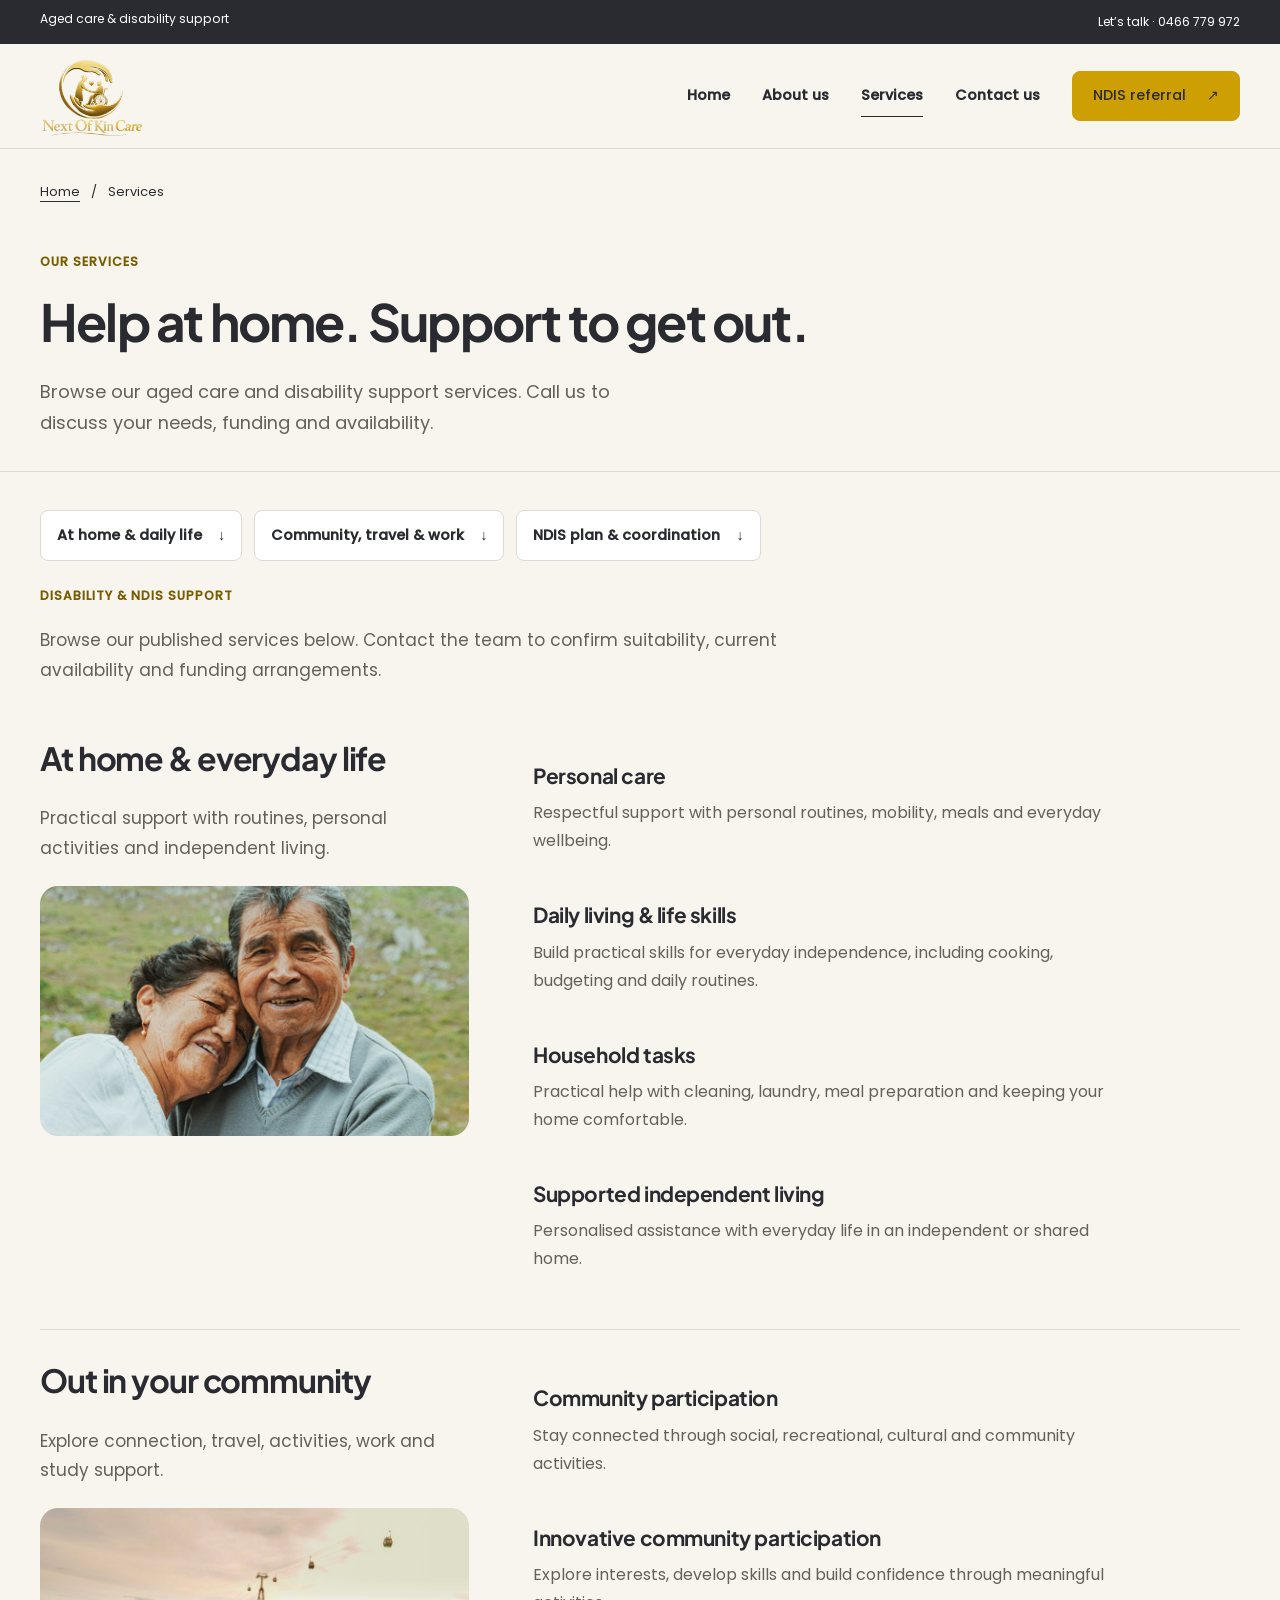
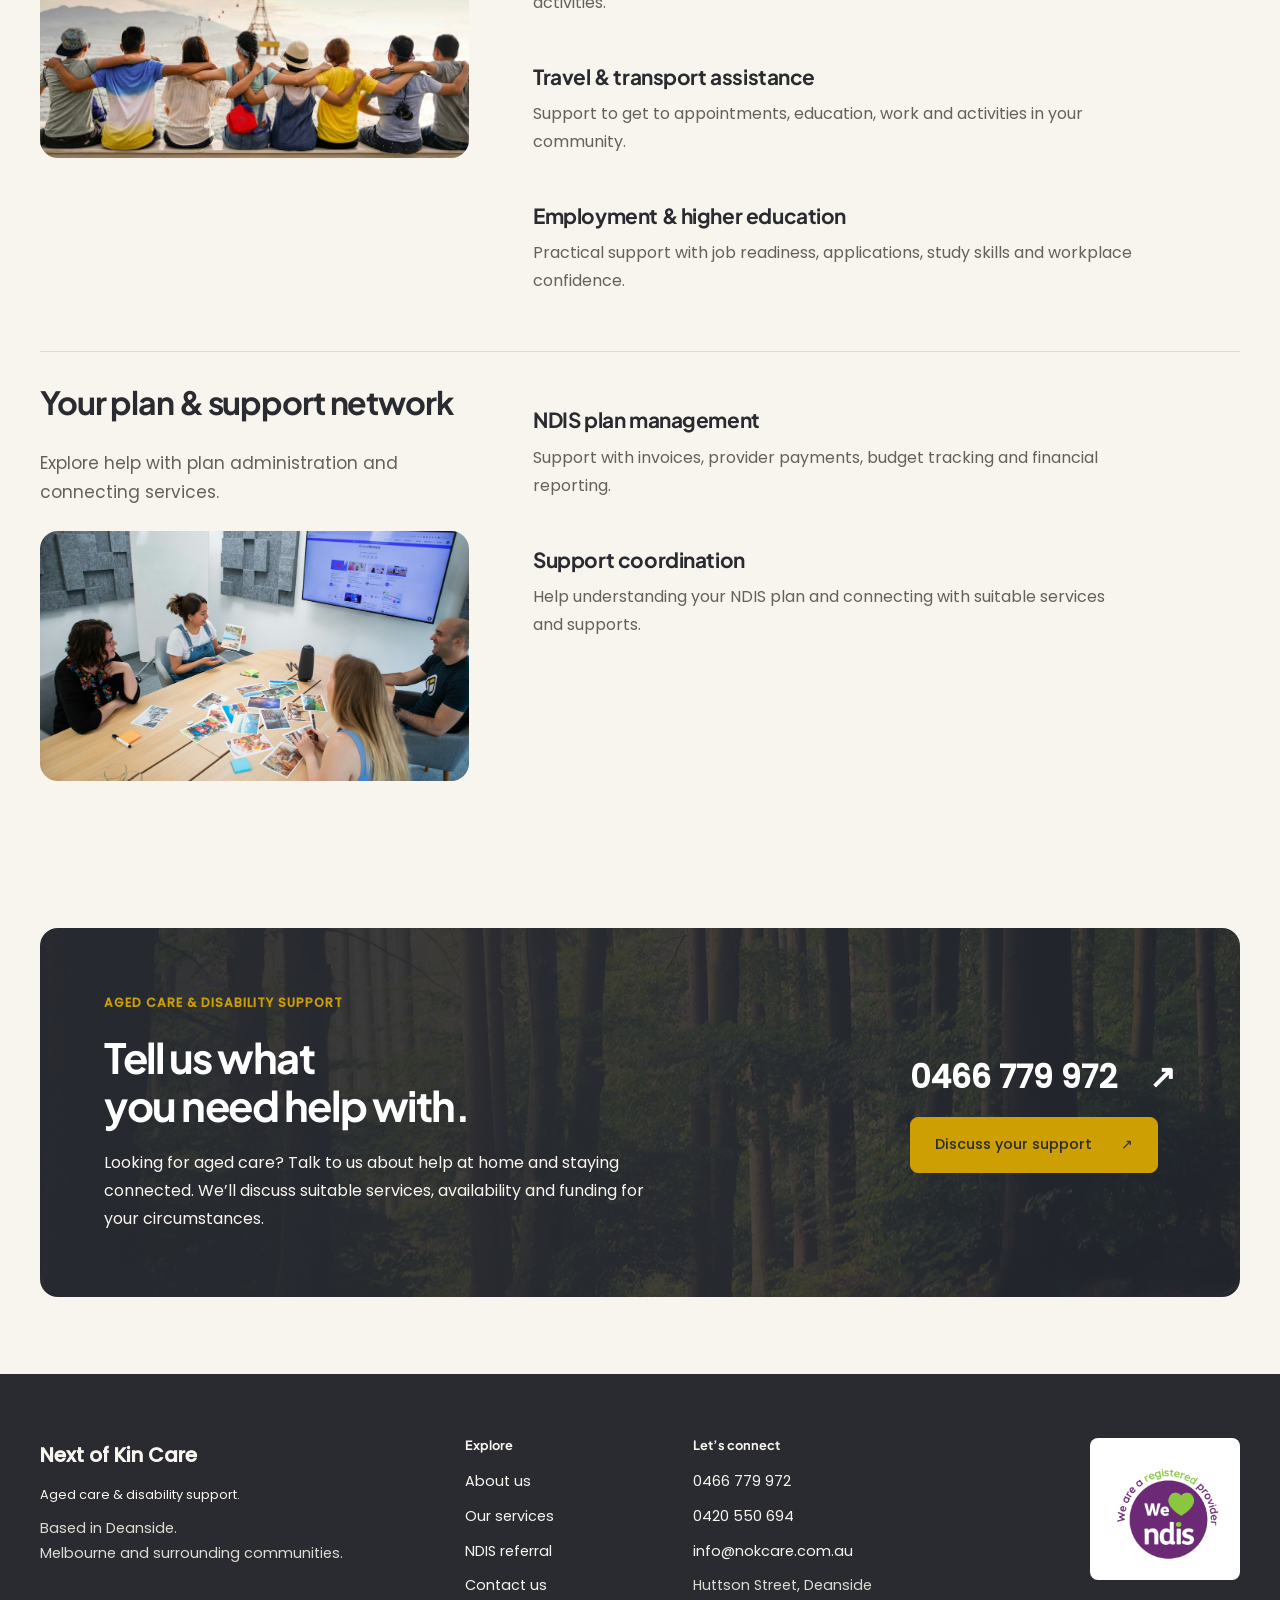
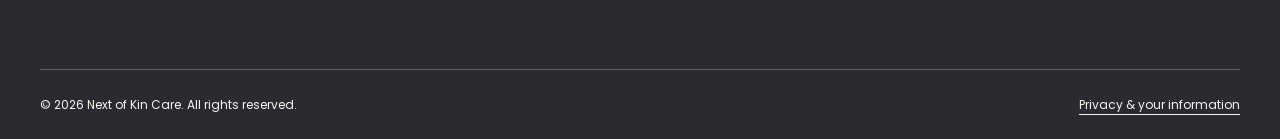
<file: services.html>
<!doctype html>
<html lang="en-AU"><head><meta charset="utf-8"><meta name="viewport" content="width=device-width, initial-scale=1"><title>Our Services | Next of Kin Care</title><meta name="description" content="Explore NOK Care services including daily living, personal care, household tasks, transport, community participation and NDIS support."><meta name="theme-color" content="#F8F5EF"><meta property="og:title" content="Our Services | Next of Kin Care"><meta property="og:description" content="Explore NOK Care services including daily living, personal care, household tasks, transport, community participation and NDIS support."><meta property="og:type" content="website"><link rel="icon" href="assets/icons/favicon.svg" type="image/svg+xml"><link rel="stylesheet" href="css/brand.css"><link rel="stylesheet" href="css/global.css"><link rel="stylesheet" href="css/components.css"><link rel="stylesheet" href="css/layout.css"><link rel="stylesheet" href="css/responsive.css"><script type="module" src="js/main.js"></script></head><body class="page-services"><a class="skip-link" href="#main">Skip to content</a>
<header class="site-header"><div class="utility"><div class="container"><span>Aged care & disability support</span><a href="tel:0466779972">Let’s talk · 0466 779 972</a></div></div>
<div class="container header-inner"><a class="brand" href="index.html" aria-label="Next of Kin Care home"><img src="assets/images/nok-care-logo.png" alt="Next of Kin Care" width="375" height="286"></a><button type="button" class="menu-toggle" aria-expanded="false" aria-controls="main-nav" hidden>Menu <span aria-hidden="true">☰</span></button><nav id="main-nav" aria-label="Main navigation"><a href="index.html">Home</a><a href="about.html">About us</a><a href="services.html" aria-current="page">Services</a><a href="contact.html">Contact us</a><a class="button button-small" href="referral.html">NDIS referral <span aria-hidden="true">↗</span></a></nav></div></header><main id="main" tabindex="-1"><section class="page-hero"><div class="container"><div class="breadcrumb"><a href="index.html">Home</a><span aria-hidden="true">/</span><span>Services</span></div><div class="page-heading page-heading--compact"><div class="page-heading-copy"><span class="eyebrow">Our services</span><h1>Help at home. Support to get out.</h1><p class="lead">Browse our aged care and disability support services. Call us to discuss your needs, funding and availability.</p></div></div></div></section>
<section class="section section-tight" id="service-directory"><div class="container"><nav class="category-nav" aria-label="Service categories"><a href="#home-support">At home & daily life <span aria-hidden="true">↓</span></a><a href="#community-support">Community, travel & work <span aria-hidden="true">↓</span></a><a href="#plan-support">NDIS plan & coordination <span aria-hidden="true">↓</span></a></nav><div id="disability-support" class="directory-intro"><span class="eyebrow">Disability & NDIS support</span><p>Browse our published services below. Contact the team to confirm suitability, current availability and funding arrangements.</p></div><section class="service-group" id="home-support"><div class="service-group-intro"><h2>At home &amp; everyday life</h2><p>Practical support with routines, personal activities and independent living.</p><img class="service-group-photo" src="assets/images/aged-care-companionship.jpg" alt="An older couple sharing a hug outdoors" width="900" height="1350" loading="lazy"></div><div class="service-group-content"><div class="service-grid service-grid--plain"><article class="service-card" id="personal-care"><div class="service-copy"><h3>Personal care</h3><p>Respectful support with personal routines, mobility, meals and everyday wellbeing.</p></div></article><article class="service-card" id="daily-living"><div class="service-copy"><h3>Daily living &amp; life skills</h3><p>Build practical skills for everyday independence, including cooking, budgeting and daily routines.</p></div></article><article class="service-card" id="household"><div class="service-copy"><h3>Household tasks</h3><p>Practical help with cleaning, laundry, meal preparation and keeping your home comfortable.</p></div></article><article class="service-card" id="sil"><div class="service-copy"><h3>Supported independent living</h3><p>Personalised assistance with everyday life in an independent or shared home.</p></div></article></div></div></section><section class="service-group" id="community-support"><div class="service-group-intro"><h2>Out in your community</h2><p>Explore connection, travel, activities, work and study support.</p><img class="service-group-photo" src="assets/images/community-connections.jpg" alt="Friends sitting together outdoors" width="900" height="506" loading="lazy"></div><div class="service-group-content"><div class="service-grid service-grid--plain"><article class="service-card" id="community"><div class="service-copy"><h3>Community participation</h3><p>Stay connected through social, recreational, cultural and community activities.</p></div></article><article class="service-card" id="innovative-community"><div class="service-copy"><h3>Innovative community participation</h3><p>Explore interests, develop skills and build confidence through meaningful activities.</p></div></article><article class="service-card" id="transport"><div class="service-copy"><h3>Travel &amp; transport assistance</h3><p>Support to get to appointments, education, work and activities in your community.</p></div></article><article class="service-card" id="employment"><div class="service-copy"><h3>Employment &amp; higher education</h3><p>Practical support with job readiness, applications, study skills and workplace confidence.</p></div></article></div></div></section><section class="service-group" id="plan-support"><div class="service-group-intro"><h2>Your plan &amp; support network</h2><p>Explore help with plan administration and connecting services.</p><img class="service-group-photo" src="assets/images/planning-together.jpg" alt="People discussing ideas around a table" width="1100" height="733" loading="lazy"></div><div class="service-group-content"><div class="service-grid service-grid--plain"><article class="service-card" id="plan-management"><div class="service-copy"><h3>NDIS plan management</h3><p>Support with invoices, provider payments, budget tracking and financial reporting.</p></div></article><article class="service-card" id="coordination"><div class="service-copy"><h3>Support coordination</h3><p>Help understanding your NDIS plan and connecting with suitable services and supports.</p></div></article></div></div></section></div></section>
<section class="section section-standard" id="aged-care"><div class="container cta cta-detailed"><div><span class="eyebrow">Aged care & disability support</span><h2>Tell us what<br>you need help with.</h2><p>Looking for aged care? Talk to us about help at home and staying connected. We’ll discuss suitable services, availability and funding for your circumstances.</p></div><div><a class="cta-phone" href="tel:0466779972">0466 779 972 <span aria-hidden="true">↗</span></a><a class="button" href="contact.html">Discuss your support <span aria-hidden="true">↗</span></a></div></div></section></main><footer class="site-footer"><div class="container footer-grid"><div><a class="footer-brand" href="index.html">Next of Kin Care<span>Aged care & disability support.</span></a><p>Based in Deanside.<br>Melbourne and surrounding communities.</p></div><div><h2>Explore</h2><a href="about.html">About us</a><a href="services.html">Our services</a><a href="referral.html">NDIS referral</a><a href="contact.html">Contact us</a></div><div><h2>Let’s connect</h2><a href="tel:0466779972">0466 779 972</a><a href="tel:0420550694">0420 550 694</a><a href="mailto:info@nokcare.com.au">info@nokcare.com.au</a><p>Huttson Street, Deanside</p></div><div class="footer-ndis"><img src="assets/images/ndis-provider-logo.png" alt="We are a registered provider. We love NDIS." width="768" height="716" loading="lazy"></div></div><div class="container footer-bottom"><span>© 2026 Next of Kin Care. All rights reserved.</span><a href="contact.html#privacy">Privacy & your information</a></div></footer>

<button class="back-to-top" type="button" aria-label="Back to top" hidden><span aria-hidden="true">↑</span></button></body></html>
</file>
<file: css/brand.css>
@font-face {
  font-family: 'Plus Jakarta Sans';
  src: url('../assets/fonts/jakarta-bold.ttf') format('truetype');
  font-weight: 700;
  font-style: normal;
  font-display: swap;
}
@font-face {
  font-family: 'Plus Jakarta Sans';
  src: url('../assets/fonts/jakarta-semibold.ttf') format('truetype');
  font-weight: 600;
  font-style: normal;
  font-display: swap;
}
@font-face {
  font-family: Poppins;
  src: url('../assets/fonts/poppins-regular.ttf') format('truetype');
  font-weight: 400;
  font-style: normal;
  font-display: swap;
}
@font-face {
  font-family: Poppins;
  src: url('../assets/fonts/poppins-medium.ttf') format('truetype');
  font-weight: 500;
  font-style: normal;
  font-display: swap;
}
:root {
  --gold: #CD9F03;
  --warm: #F8F5EF;
  --ink: #292B30;
  --white: #FFFFFF;
  --error: #9b2d22;
  --muted: #62615c;
  --line: #dedbd3;
  --pale: #eee7d3;
  --dark-gold: #775c00;
  --font: Poppins, Arial, sans-serif;
  --font-heading: 'Plus Jakarta Sans', Arial, sans-serif;
  --radius: 18px;
  --small-radius: 8px;
  --space: clamp(3.75rem, 7vw, 6.25rem);
  --width: 1200px;
  --shadow: 0 18px 50px rgb(41 43 48 / 9%);
  --gold-soft: rgb(205 159 3 / 12%);
  --text-large: clamp(1.1rem, 1.4vw, 1.2rem);
  --cta-scrim-strong: rgb(41 43 48 / 92%);
  --cta-scrim-soft: rgb(41 43 48 / 80%);
  --hero-scrim-strong: rgb(41 43 48 / 94%);
  --hero-scrim-mid: rgb(41 43 48 / 85%);
  --hero-scrim-light: rgb(41 43 48 / 25%);
  --overlay: rgb(41 43 48 / 62%);
  --ease: cubic-bezier(.22, 1, .36, 1);
  --motion-fast: 240ms;
  --motion-panel: 320ms;
  --motion-page: 220ms;
  --motion-slow: 700ms;
}
</file>
<file: css/global.css>
* { box-sizing: border-box; }
html { scroll-behavior: smooth; scroll-padding-top: var(--header-offset, 165px); }
body { margin: 0; background: var(--warm); color: var(--ink); font-family: var(--font); font-size: 17px; line-height: 1.75; }
img { display: block; max-width: 100%; object-fit: cover; }
a { color: inherit; text-underline-offset: 5px; }
button, input, select, textarea { font: inherit; }
a:focus-visible, button:focus-visible, summary:focus-visible, input:focus-visible, textarea:focus-visible, select:focus-visible { outline: 3px solid var(--dark-gold); outline-offset: 5px; }
h1, h2, h3, p, figure { margin-top: 0; }
h1, h2, h3 { overflow-wrap: anywhere; font-family: var(--font-heading); font-weight: 700; line-height: 1.16; letter-spacing: -.035em; }
h1 { font-size: clamp(2.6rem, 4.7vw, 4.4rem); margin-bottom: 1.5rem; }
h2 { font-size: clamp(2rem, 3.25vw, 3rem); margin-bottom: 1.7rem; }
h3 { font-size: 1.3rem; letter-spacing: -.02em; }
p { margin-bottom: 1.4rem; }
figure { margin-inline: 0; margin-bottom: 0; }
::selection { background: var(--gold); color: var(--ink); }
[hidden] { display: none !important; }
.container { width: min(var(--width), calc(100% - 3rem)); margin-inline: auto; }
.section { padding-block: var(--space); }
.white { background: var(--white); }
.eyebrow { display: block; margin-bottom: 1.2rem; font-size: .78rem; font-weight: 600; letter-spacing: .08em; text-transform: uppercase; color: var(--dark-gold); }
.lead { max-width: 620px; font-size: var(--text-large); color: var(--muted); }
.text-link { display: inline-block; font-size: .95rem; font-weight: 500; text-decoration-thickness: 1px; }
.text-link span { display: inline-block; margin-left: 1rem; transition: transform var(--motion-fast) var(--ease); }
.text-link:hover span { transform: translate(3px, -3px); }
.skip-link { position: absolute; left: 1rem; top: -100px; z-index: 50; padding: 1rem; background: var(--white); }
.skip-link:focus { top: 1rem; }

/* A short page entrance works with ordinary links and browser history. */
@keyframes page-enter { from { opacity: .65; } to { opacity: 1; } }
@media (prefers-reduced-motion: no-preference) {
  main { animation: page-enter var(--motion-page) ease-out; }
}
</file>
<file: css/components.css>
.utility { background: var(--ink); color: var(--white); font-size: .76rem; padding-block: .5rem; }
.utility .container { display: flex; justify-content: space-between; gap: 1rem; }
.utility a { text-decoration: none; }
.site-header { border-bottom: 1px solid var(--line); }
.header-inner { display: flex; align-items: center; justify-content: space-between; gap: 2rem; min-height: 104px; }
.brand { flex-shrink: 0; }
.brand img { width: 104px; height: auto; }
nav { display: flex; align-items: center; gap: 2rem; }
nav > a { font-size: .9rem; font-weight: 600; text-decoration: none; padding-block: .5rem; }
nav > a:not(.button) { border-bottom: 1px solid transparent; transition: border-color var(--motion-fast); }
nav > a:not(.button):hover, nav > a[aria-current='page'] { border-bottom-color: var(--ink); }
.menu-toggle { display: none; border: 1px solid var(--ink); background: transparent; color: var(--ink); border-radius: var(--small-radius); min-height: 44px; padding: .5rem .85rem; }
.button { display: inline-flex; align-items: center; justify-content: space-between; gap: 1.8rem; min-height: 54px; padding: .9rem 1.5rem; background: var(--gold); color: var(--ink); border: 1px solid var(--gold); border-radius: var(--small-radius); font-size: .9rem; font-weight: 500; text-decoration: none; cursor: pointer; transition: background var(--motion-fast), color var(--motion-fast), border-color var(--motion-fast), box-shadow var(--motion-fast), transform var(--motion-fast); }
.button:not(:disabled):hover { background: var(--ink); color: var(--white); border-color: var(--ink); box-shadow: var(--shadow); transform: translateY(-2px); }
.button:not(:disabled):active { transform: translateY(0); }
.button > span { transition: transform var(--motion-fast) var(--ease); }
.button:hover > span, .button:focus-visible > span { transform: translate(3px, -3px); }
.button-secondary { background: transparent; border-color: var(--ink); }
.button-small { min-height: 48px; padding: .7rem 1.25rem; gap: 1.3rem; }
.actions { display: flex; flex-wrap: wrap; gap: 1rem; margin-top: 2rem; }
.service-grid { border-top: 1px solid var(--ink); }
.service-card { display: grid; grid-template-columns: 30px minmax(0, 1fr); gap: 1.3rem; align-items: start; border-bottom: 1px solid var(--line); padding: 2rem 0; scroll-margin-top: 2rem; }
.service-card .number { color: var(--dark-gold); font-size: .8rem; padding-top: .3rem; }
.service-card-link { display: grid; grid-template-columns: minmax(0, 1fr) auto; align-items: start; gap: 1.3rem; min-height: 44px; text-decoration: none; }
.service-card h3 { margin-bottom: .7rem; }
.service-card p { max-width: 600px; color: var(--muted); font-size: 1rem; margin-bottom: 0; }
.service-card-action { display: flex; align-items: center; gap: 1rem; }
.service-arrow { display: grid; place-items: center; width: 44px; height: 44px; flex-shrink: 0; border: 1px solid var(--line); border-radius: 50%; transition: background var(--motion-fast), border-color var(--motion-fast); }
.service-card-link:hover h3, .service-card-link:focus-visible h3 { text-decoration: underline; text-underline-offset: 5px; }
.service-card-link:hover .service-arrow, .service-card-link:focus-visible .service-arrow { background: var(--gold); border-color: var(--gold); }
.service-link-label { font-size: .85rem; }
.service-card:target { border-left: 3px solid var(--gold); padding-left: 1rem; }
.home-services .service-link-label { display: none; }
.value { padding-block: 1.4rem; border-top: 1px solid var(--line); }
.value h3 { font-size: 1rem; margin-bottom: .5rem; }
.value p { font-size: .9rem; color: var(--muted); margin-bottom: 0; }
.pills { display: flex; flex-wrap: wrap; gap: .8rem; }
.pill { font-size: .9rem; border-bottom: 1px solid var(--line); padding: .5rem 1rem .5rem 0; }
.faq details { border-bottom: 1px solid var(--line); padding-block: 1.4rem; }
.faq summary { position: relative; padding-right: 2rem; font-size: 1rem; font-weight: 600; cursor: pointer; list-style: none; }
.faq summary::-webkit-details-marker { display: none; }
.faq summary::after { content: '+'; position: absolute; right: 0; top: -.3rem; font-size: 1.3rem; font-weight: 400; }
.faq details[open] summary::after { content: '−'; }
.faq details p { font-size: 1rem; color: var(--muted); margin: 1rem 0 0; }
.cta { display: grid; gap: 2rem; padding: clamp(2rem, 5vw, 4rem); background: linear-gradient(100deg, var(--cta-scrim-strong) 25%, var(--cta-scrim-soft)), url('../assets/images/nature.jpg') center 55% / cover, var(--ink); color: var(--white); border-radius: var(--radius); }
.cta .eyebrow { color: var(--gold); }
.cta .button:hover { background: var(--white); color: var(--ink); border-color: var(--white); }
.cta a:focus-visible { outline-color: var(--gold); }
.cta h2 { margin-bottom: 0; }
.cta-phone { display: flex; gap: 2rem; font-size: clamp(1.5rem, 2.5vw, 2.1rem); line-height: 1.5; font-weight: 600; text-decoration: none; margin-bottom: 1rem; }
.cta-phone:hover { text-decoration: underline; }
.site-footer { background: var(--ink); color: var(--warm); padding: 4rem 0 1.5rem; font-size: .9rem; }
.footer-grid { display: grid; gap: 2rem; }
.footer-grid h2 { font-size: .8rem; letter-spacing: 0; margin-bottom: 1rem; }
.footer-grid a { display: block; width: fit-content; margin-bottom: .6rem; text-decoration: none; }
.footer-grid a:hover { text-decoration: underline; }
.footer-brand { font-size: 1.25rem; font-weight: 600; }
.footer-brand span { display: block; font-size: .8rem; font-weight: 400; margin-top: .7rem; }
.footer-grid p { color: var(--line); }
.footer-bottom { display: flex; flex-wrap: wrap; justify-content: space-between; gap: 1rem; border-top: 1px solid var(--muted); margin-top: 3rem; padding-top: 1.5rem; font-size: .75rem; }
.site-footer a:focus-visible { outline-color: var(--gold); }
.notice { padding: 1rem 1.2rem; background: var(--pale); border-left: 3px solid var(--gold); font-size: .95rem; }
.form-grid { display: grid; gap: 1.2rem; }
label { display: block; margin-bottom: .5rem; font-size: 1rem; font-weight: 600; }
input, select, textarea { width: 100%; background: var(--white); color: var(--ink); border: 1px solid var(--muted); border-radius: var(--small-radius); padding: .8rem; }
textarea { min-height: 140px; resize: vertical; }
fieldset { border: 0; padding: 0; margin: 0; min-width: 0; }
fieldset:disabled { opacity: .65; }
.form-panel { border-radius: var(--radius); box-shadow: var(--shadow); padding: clamp(1.5rem, 4vw, 3rem); background: var(--white); border-top: 2px solid var(--ink); }
.contact-detail { padding-block: 1.4rem; border-bottom: 1px solid var(--line); }
.contact-detail span { display: block; font-size: .8rem; color: var(--muted); margin-bottom: .5rem; }
.contact-detail a { overflow-wrap: anywhere; }
.step { padding-block: 1.5rem; border-top: 1px solid var(--line); }
.step > span { color: var(--dark-gold); font-size: .8rem; }
.step h3 { margin: 1rem 0; }
.step p { color: var(--muted); font-size: 1rem; }

/* A reusable, decorative-icon list with readable text labels. */
.icon-list { margin: 0; padding-inline: 0; list-style: none; }
.icon-list > li { display: flex; align-items: center; gap: 1rem; min-width: 0; font-size: .95rem; font-weight: 500; }
.icon-list-symbol { display: grid; place-items: center; width: 56px; height: 56px; flex-shrink: 0; color: var(--dark-gold); background: var(--gold-soft); border-radius: 50%; }

.support-pathways { display: grid; gap: 1.5rem; }
.support-pathway { min-width: 0; border-top: 2px solid var(--gold); padding: 1.75rem 0; scroll-margin-top: 2rem; }
.support-pathway h3 a { display: flex; justify-content: space-between; align-items: baseline; gap: 1rem; text-decoration: none; min-height: 44px; }
.support-pathway h3 a:hover { text-decoration: underline; text-underline-offset: 5px; }
.support-pathway h3 a > span { flex-shrink: 0; font-weight: 400; }
.support-pathway p { color: var(--muted); font-size: 1rem; margin-bottom: 0; }
.support-pathway p + p { margin-top: 1rem; }
.support-pathway > .text-link { margin-top: 1.5rem; }
.process-list { list-style: none; padding: 0; margin-bottom: 0; }
.contact-guide { padding: clamp(1.5rem, 4vw, 3rem); background: var(--white); border-radius: var(--radius); border-top: 2px solid var(--ink); }
.contact-guide ul { padding-left: 1.25rem; margin-bottom: 2rem; }
.contact-guide li + li { margin-top: .75rem; }
.contact-guide .notice p { margin: .75rem 0 0; }
.contact-guide > .text-link { margin-top: 1rem; }

.form-panel { min-width: 0; border-top-color: var(--gold); }
.form-panel > p { color: var(--muted); }
.form-panel .notice { color: var(--ink); }
.form-panel legend { font-family: var(--font-heading); font-size: 1.1rem; font-weight: 600; padding: 0 0 .75rem; margin-bottom: 1.5rem; width: 100%; border-bottom: 1px solid var(--line); }
.required-label, .optional-label { color: var(--muted); font-size: .8rem; font-weight: 400; }
.field-help { font-size: .85rem; color: var(--muted); margin: 0 0 .75rem; }
.checkbox-label { display: flex; gap: .85rem; align-items: flex-start; font-size: .95rem; font-weight: 400; cursor: pointer; }
.checkbox-label input { flex: 0 0 22px; width: 22px; height: 22px; margin: .2rem 0 0; accent-color: var(--ink); }
.form-panel input:user-invalid, .form-panel textarea:user-invalid { border-color: var(--error); }
.form-status { margin: 1.5rem 0 0; padding: 1rem; background: var(--pale); border-left: 3px solid var(--gold); font-size: 1rem; }
.form-status:empty { display: none; }

/* Shared scroll controls. Sticky positioning also works without JavaScript. */
.site-header { position: sticky; top: 0; z-index: 30; background: var(--warm); max-height: 100dvh; overflow-y: auto; }
.header-inner { transition: min-height var(--motion-fast) var(--ease), padding var(--motion-fast) var(--ease); }
.brand img { transition: width var(--motion-fast) var(--ease); }
.site-header.is-compact { box-shadow: var(--shadow); }
.site-header.is-compact .header-inner { min-height: 76px; }
.site-header.is-compact .brand img { width: 76px; }
.footer-ndis img { width: 150px; height: auto; padding: .75rem; border-radius: var(--small-radius); background: var(--white); }
.back-to-top { position: fixed; right: max(1.25rem, env(safe-area-inset-right)); bottom: max(1.25rem, env(safe-area-inset-bottom)); z-index: 35; width: 48px; height: 48px; display: grid; place-items: center; border: 1px solid var(--ink); border-radius: 50%; background: var(--gold); color: var(--ink); font-size: 1.5rem; cursor: pointer; box-shadow: var(--shadow); transition: transform var(--motion-fast) var(--ease), background var(--motion-fast) var(--ease); }
.back-to-top:hover { transform: translateY(-3px); background: var(--warm); }

.utility a { display: inline-flex; align-items: center; min-height: 28px; }

/* Hide the return control without a sudden pop or an invisible tab stop. */
.back-to-top { opacity: 0; visibility: hidden; pointer-events: none; transform: translateY(8px); transition: opacity var(--motion-fast) var(--ease), transform var(--motion-fast) var(--ease), background var(--motion-fast) var(--ease), visibility var(--motion-fast); }
.back-to-top.is-visible { opacity: 1; visibility: visible; pointer-events: auto; transform: translateY(0); }
.back-to-top.is-visible:hover { transform: translateY(-3px); }
.faq summary::after { transition: transform var(--motion-fast) var(--ease); }
.faq details[open] summary::after { transform: rotate(180deg); }
input, select, textarea { transition: border-color var(--motion-fast) var(--ease), box-shadow var(--motion-fast) var(--ease); }
@media (prefers-reduced-motion: reduce) {
  .back-to-top, .back-to-top.is-visible:hover { transform: none; }
}
</file>
<file: css/layout.css>
.home-opening { position: relative; isolation: isolate; display: flex; align-items: center; min-height: 700px; padding-block: clamp(3.5rem, 6vw, 6rem); background: var(--ink); color: var(--white); }
.opening-image { position: absolute; inset: 0; z-index: -2; }
.opening-image img { width: 100%; height: 100%; object-position: center 44%; }
.home-opening::before { content: ''; position: absolute; inset: 0; z-index: -1; background: linear-gradient(90deg, var(--hero-scrim-strong) 0%, var(--hero-scrim-mid) 48%, var(--hero-scrim-light) 100%); }
.opening-copy { max-width: 620px; }
.opening-copy h1 { font-size: clamp(2.9rem, 4.9vw, 4.6rem); line-height: 1.1; margin-bottom: 1.75rem; }
.opening-copy h1 > span { color: var(--gold); }
.opening-copy .eyebrow { color: var(--white); font-size: .7rem; letter-spacing: .06em; }
.opening-description { max-width: 510px; font-size: var(--text-large); line-height: 1.75; }
.opening-copy .actions { gap: .8rem; margin-top: 2rem; }
.opening-copy .button-secondary { color: var(--white); border-color: var(--white); }
.opening-copy .button-secondary:hover { background: var(--white); color: var(--ink); }
.opening-copy a:focus-visible { outline-color: var(--gold); }
.opening-phone { display: inline-flex; align-items: center; gap: .85rem; margin-top: 2rem; text-decoration: none; font-size: .85rem; }
.opening-phone strong { display: block; font-size: 1.1rem; font-family: var(--font-heading); }
.phone-symbol { width: 42px; height: 42px; border-radius: 50%; display: grid; place-items: center; border: 1px solid var(--white); font-size: 1.2rem; }
.opening-phone:hover strong { text-decoration: underline; }
.opening-footnote { display: grid; gap: 1.5rem; padding-block: 2rem; border-bottom: 1px solid var(--line); }
.introduction-grid { display: grid; align-items: center; gap: 2.5rem; }
.introduction-image { width: 100%; height: 340px; object-position: center; border-radius: var(--radius); }
.introduction-copy p { color: var(--muted); }
.introduction-copy .text-link { margin-top: .5rem; }
.editorial-row { display: grid; gap: 1.8rem; }
.editorial-columns { display: grid; gap: 1rem; }
.editorial-columns p { font-size: 1rem; color: var(--muted); }
.home-introduction h2 { max-width: 680px; }
.home-services { background: var(--white); }
.margin-note { font-size: 1.15rem; line-height: 1.6; margin-block: 2.5rem; }
.home-services h2 { margin-bottom: 0; }
.home-services .support-pathways { margin-bottom: 1.5rem; }
.services-more { margin-top: 1.75rem; }
.page-index .section { padding-block: clamp(3rem, 6vw, 6.25rem); }
.home-services .service-card { padding-block: 1.75rem; }
.perspective-grid { display: grid; gap: 3rem; align-items: center; }
.perspective-grid figure img { width: 100%; height: 430px; border-radius: var(--radius); }
.perspective-grid figcaption { padding-top: 1rem; font-size: .8rem; color: var(--muted); }
.perspective-copy > p { font-size: 1rem; color: var(--muted); }
.perspective-copy .text-link { margin-top: 1.5rem; }
.local-section { background: var(--pale); color: var(--ink); }
.local-grid { display: grid; gap: 2rem; }
.local-grid > div:first-child > p { max-width: 350px; color: var(--muted); font-size: 1rem; }
.local-areas .pills { display: grid; grid-template-columns: repeat(2, minmax(0, 1fr)); gap: 0 1.5rem; }
.local-areas .pill { display: block; font-size: clamp(1.1rem, 2vw, 1.5rem); padding: .6rem 0; border-bottom-color: var(--line); }
.local-areas > p { margin-top: 1.8rem; font-size: .9rem; color: var(--muted); }
.local-section a:focus-visible { outline-color: var(--dark-gold); }
.split { display: grid; gap: 3rem; align-items: start; }
.section-heading { display: grid; gap: 1rem; margin-bottom: 2.5rem; }
.section-heading .lead { font-size: 1rem; }
.steps { display: grid; gap: 1.8rem; margin-top: 2.5rem; }
.page-hero { padding: 2rem 0 4rem; border-bottom: 1px solid var(--line); }
.breadcrumb { display: flex; gap: .7rem; font-size: .8rem; margin-bottom: 3rem; }
.page-heading { display: grid; gap: 1rem; }
.page-heading h1 { max-width: 850px; }
.page-heading .lead { margin-bottom: 0; }
.editorial-image { width: 100%; height: 460px; border-radius: var(--radius); }
.area-panel { border-top: 2px solid var(--gold); padding-top: 2rem; }
.narrow { max-width: 820px; }
.content-stack > * + * { margin-top: 2rem; }
.form-note { font-size: .85rem; color: var(--muted); }
.page-services .service-grid { max-width: 950px; margin-left: auto; }
.page-contact .page-hero, .page-referral .page-hero { background: var(--pale); }
.page-contact .page-heading h1, .page-referral .page-heading h1 { font-size: clamp(2.4rem, 4vw, 3.6rem); }
.reveal { opacity: 1; transform: none; }
@media (prefers-reduced-motion: no-preference) {
  .reveal { transition: opacity var(--motion-slow) var(--ease), transform var(--motion-slow) var(--ease); }
  .reveal.is-pending { opacity: 0; transform: translateY(16px); }
}

.home-services .support-pathway { position: relative; padding: 0 0 1.5rem; background: var(--warm); border: 1px solid var(--line); border-radius: var(--radius); overflow: hidden; }
.home-services .support-pathway h3 { padding: 1.5rem 1.5rem 0; margin-bottom: .75rem; }
.home-services .support-pathway h3 a::after { content: ''; position: absolute; inset: 0; }
.home-services .support-pathway p { padding-inline: 1.5rem; }
.pathway-photo { width: 100%; height: 250px; object-position: center 65%; }
.pathway-photo-aged { object-position: center 15%; }
.getting-started-grid { display: grid; align-items: center; gap: 2.5rem; }
.getting-started .steps { grid-template-columns: 1fr; gap: 0; margin-top: 1.5rem; }
.getting-started .step { display: grid; grid-template-columns: 44px minmax(0, 1fr); column-gap: 1rem; padding-block: 1.5rem; }
.getting-started .step-number { grid-row: span 2; font-family: var(--font-heading); font-weight: 700; font-size: 1.2rem; }
.getting-started .step h3 { margin: 0 0 .65rem; }
.getting-started .step p { margin-bottom: 0; }
.getting-started-visual img { width: 100%; height: 360px; border-radius: var(--radius); object-position: center; }
.getting-started-visual figcaption { margin-top: 1rem; font-size: .8rem; color: var(--muted); }
.local-feature { display: grid; gap: 2.5rem; align-items: center; }
.local-photo { position: relative; }
.local-photo img { width: 100%; height: 320px; border-radius: var(--radius); }
.local-photo figcaption { position: absolute; left: 1rem; bottom: 1rem; padding: .4rem .85rem; font-size: .75rem; background: var(--warm); color: var(--ink); border-radius: var(--small-radius); }
.local-feature > div > p { max-width: 500px; color: var(--muted); }

/* Shared inner-page masthead and editorial imagery. */
.page-heading--image { align-items: center; gap: 2.5rem; }
.page-heading--image .page-heading-copy { min-width: 0; }
.page-heading--image h1 { font-size: clamp(2.5rem, 4vw, 3.9rem); }
.page-heading-image { width: 100%; height: 300px; object-fit: cover; border-radius: var(--radius); }
.about-purpose-image { width: 100%; height: 260px; margin-top: 2rem; border-radius: var(--radius); object-position: center 18%; }
.contact-photo { width: 100%; height: 280px; margin-top: 2rem; border-radius: var(--radius); }
.service-group { display: grid; gap: 2rem; padding-block: 3rem; border-top: 1px solid var(--line); }
.service-group h2 { font-size: clamp(1.75rem, 2.5vw, 2.3rem); }
.service-group-intro p { color: var(--muted); }
.service-group-photo { width: 100%; height: 260px; border-radius: var(--radius); }
.service-group:first-of-type .service-group-photo { object-position: center 18%; }
.service-group .service-grid { margin: 0; max-width: none; }
.service-group .service-link-label { display: none; }

/* Inner-page variants: editorial reading, service browsing and contact tasks. */
.page-heading.page-heading--editorial, .page-heading.page-heading--compact { display: block; }
.page-heading--editorial .page-heading-copy { max-width: 980px; }
.page-heading--editorial h1 { font-size: clamp(2.5rem, 5vw, 4.5rem); }
.page-heading--compact .page-heading-copy { max-width: 820px; }
.page-heading--compact h1 { font-size: clamp(2.25rem, 4vw, 3.25rem); }
.page-contact .page-hero, .page-referral .page-hero, .page-services .page-hero { padding-bottom: 2rem; background: var(--warm); }
.page-about .page-hero { padding-bottom: 2.5rem; }
.section.section-standard { padding-block: clamp(3rem, 6vw, 5rem); }
.section.section-tight { padding-block: clamp(1.5rem, 3vw, 2.5rem); }
.about-banner img { width: 100%; height: 390px; object-position: center 45%; border-radius: var(--radius); }
.about-story { max-width: 820px; }
.purpose-band { background: var(--pale); }
.purpose-grid { display: grid; gap: 2rem; margin-top: 2rem; }
.purpose-grid article { border-top: 2px solid var(--gold); padding-top: 1.5rem; }
.purpose-grid p { max-width: 500px; margin-bottom: 0; }
.values-feature { display: grid; gap: 2.5rem; align-items: center; }
.values-feature > img { width: 100%; height: 340px; border-radius: var(--radius); object-position: center 20%; }
.values-grid { display: grid; gap: 0 2rem; }
.values-grid .value { padding-block: 1.25rem; }
.task-workspace { display: grid; gap: 2.5rem; align-items: start; }
.task-workspace > * { min-width: 0; }
.contact-actions { display: flex; align-items: center; flex-wrap: wrap; gap: 1rem; margin-bottom: 2rem; }
.contact-sidebar h2 { font-size: clamp(1.6rem, 2.6vw, 2.1rem); }
.contact-sidebar > h3 { margin-top: 2rem; }
.contact-sidebar .form-note { margin-top: 1rem; }
.sidebar-photo { margin-block: 2rem; }
.sidebar-photo img { width: 100%; height: 250px; border-radius: var(--radius); }
.sidebar-photo figcaption { color: var(--muted); font-size: .8rem; margin-top: .75rem; }
.page-contact .form-panel h2, .page-referral .form-panel h2 { font-size: clamp(1.75rem, 2.8vw, 2.5rem); }
.referral-checklist { padding-left: 1.25rem; }
.referral-checklist li + li { margin-top: .8rem; }
.page-services .category-nav { display: flex; flex-direction: row; align-items: stretch; flex-wrap: wrap; width: auto; gap: .75rem; padding: 0; margin-bottom: 1.5rem; }
.page-services .category-nav > a { display: flex; justify-content: space-between; align-items: center; gap: 1rem; min-height: 46px; padding: .75rem 1rem; background: var(--white); border: 1px solid var(--line); border-radius: var(--small-radius); font-size: .9rem; }
.page-services .category-nav > a:hover { border-color: var(--dark-gold); }
.directory-intro { scroll-margin-top: 2rem; }
.directory-intro p { max-width: 780px; color: var(--muted); }
.page-services .service-group { padding-block: 2rem; }
.page-services .service-group-photo { height: 220px; }
.aged-care-guidance { display: grid; gap: 2rem; align-items: start; }

.values-grid .value p { font-size: 1rem; }

/* A quieter directory variant; the homepage retains its original service list. */
.service-grid--plain { border-top: 0; }
.service-grid--plain .service-card { grid-template-columns: minmax(0, 1fr); border-bottom: 0; padding-block: 1.5rem; }
.page-services .service-group:first-of-type { border-top: 0; }
.cta-detailed p { max-width: 580px; margin: 1.25rem 0 0; color: var(--warm); font-size: 1rem; }

.service-group-content { min-width: 0; }
</file>
<file: css/responsive.css>
@media (min-width: 700px) {
  .page-heading--image { grid-template-columns: 1.1fr 1fr; }
  .page-heading-image { height: 350px; }
  .getting-started-grid, .local-feature { grid-template-columns: 1fr 1fr; gap: 3rem; }
  .getting-started-visual img { height: 520px; }
  .local-photo img { height: 480px; }
  .support-pathways { grid-template-columns: repeat(2, minmax(0, 1fr)); gap: 3rem; }
  .opening-footnote { grid-template-columns: repeat(3, minmax(0, 1fr)); gap: 2rem; }
  .introduction-grid { grid-template-columns: 1fr 1fr; gap: 3rem; }
  .introduction-image { height: 460px; }
  .editorial-columns { grid-template-columns: 1fr 1fr; gap: 2.5rem; }
  .steps { grid-template-columns: repeat(3, minmax(0, 1fr)); }
  .footer-grid { grid-template-columns: 2fr 1fr 1.5fr; }
  .form-grid { grid-template-columns: 1fr 1fr; }
  .full { grid-column: 1 / -1; }
  .cta { grid-template-columns: 1.2fr 1fr; align-items: center; }
  .cta > div:last-child { justify-self: end; }
  .perspective-grid { grid-template-columns: 1fr 1fr; gap: 3rem; }
  .local-grid { grid-template-columns: 1fr 1fr; gap: 4rem; }
}
@media (min-width: 1000px) {
  .page-heading.page-heading--image { grid-template-columns: 1.1fr 1fr; gap: 4rem; }
  .page-heading-image { height: 390px; }
  .service-group { grid-template-columns: .85fr 1.4fr; gap: 4rem; }
  .service-group-photo { height: 320px; }
  .getting-started-grid, .local-feature { gap: 5rem; }
  .introduction-grid { gap: 5rem; }
  .introduction-image { height: 480px; }
  .editorial-row, .page-heading { grid-template-columns: 1fr 2.6fr; gap: 4rem; }
  .editorial-row > .eyebrow, .page-heading > .eyebrow { padding-top: .65rem; }
  .split { grid-template-columns: 1fr 1fr; gap: 5rem; }
  .split-wide { grid-template-columns: .8fr 1.2fr; }
  .perspective-grid { gap: 6rem; }
  .perspective-grid figure img { height: 530px; }
  .perspective-copy { padding-block: 2rem; }
  .local-grid { grid-template-columns: 1fr 1.3fr; gap: 8rem; }
  .page-services .section-heading { grid-template-columns: 1fr 1fr; gap: 4rem; }
}
@media (max-width: 999px) {
  .home-opening { min-height: 660px; }
  .home-opening::before { background: linear-gradient(90deg, var(--hero-scrim-strong), var(--hero-scrim-mid)); }
  .header-inner { flex-wrap: wrap; gap: 0; min-height: 90px; padding-block: .7rem; }
  .brand img { width: 96px; }
  .menu-toggle:not([hidden]) { display: block; }
  nav { width: 100%; flex-wrap: wrap; padding-top: 1.5rem; gap: 1rem; }
  html.js nav { display: none; }
  html.js nav.is-open { display: flex; flex-direction: column; align-items: stretch; }
  nav > a { padding: .65rem; }
  .margin-note { margin-block: 1rem; }
  .home-services .editorial-row > div:first-child .text-link { margin-bottom: 1rem; }
}
@media (max-width: 699px) {
  .pathway-photo { height: 190px; }
  .getting-started-visual { order: -1; }
  .getting-started-visual img { height: 260px; }
  .local-photo img { height: 240px; }
  .introduction-image { height: auto; aspect-ratio: 3 / 2; }
  .home-services .section-heading { margin-bottom: 1.5rem; }
  .cta { background-image: linear-gradient(var(--cta-scrim-strong), var(--cta-scrim-strong)), url('../assets/images/nature.jpg'); }
  .service-link-label { display: none; }
  .service-card { grid-template-columns: 24px minmax(0, 1fr); gap: .65rem; }
  .service-card h3 { font-size: 1.05rem; }
  .service-card p { font-size: 1rem; }
  .perspective-grid figure img { height: 340px; }
  .page-heading { gap: .25rem; }
  .page-heading .eyebrow { margin-bottom: 1rem; }
}
@media (max-width: 480px) {
  .page-heading-image { height: 230px; }
  .form-panel [data-review-enquiry] { width: 100%; }
  .container { width: calc(100% - 2.5rem); }
  .utility span { display: none; }
  .utility .container { justify-content: center; }
  .actions > .button { width: 100%; }
  .footer-bottom { flex-direction: column; }
  .opening-copy h1 { font-size: clamp(2.75rem, 11vw, 3.3rem); }
  .editorial-image { height: 340px; }
}
@media (prefers-reduced-motion: reduce) {
  html { scroll-behavior: auto; }
  *, *::before, *::after { animation: none !important; transition: none !important; }
  .reveal.is-pending { opacity: 1; transform: none; }
  .button:not(:disabled):hover, .button:not(:disabled):active, .button:hover > span, .button:focus-visible > span, .text-link:hover span { transform: none; }
}
@media (min-width: 700px) {
  .purpose-grid, .values-grid, .aged-care-guidance { grid-template-columns: repeat(2, minmax(0, 1fr)); gap: 2rem 3rem; }
}
@media (min-width: 1000px) {
  .values-feature { grid-template-columns: .85fr 1.5fr; gap: 4rem; }
  .values-feature > img { height: 480px; }
  .task-workspace { grid-template-columns: 1.4fr .9fr; gap: 4rem; }
  .page-services .service-group-photo { height: 250px; }
}
@media (max-width: 699px) {
  .about-banner img { height: 250px; }
  .values-feature > img { height: 260px; }
  .page-services .category-nav > a { flex: 1 1 100%; }
  .page-services .service-group-photo { height: 180px; }
  .page-contact .contact-actions > .button, .page-referral .contact-actions > .button { width: 100%; }
}

@media (min-width: 700px) and (max-width: 1199px) {
  .footer-grid { grid-template-columns: 1fr 1fr; }
}
@media (min-width: 1200px) {
  .footer-grid { grid-template-columns: 1.6fr .8fr 1.4fr .7fr; }
  .footer-ndis { justify-self: end; }
}
@media (max-width: 999px) {
  .site-header.is-compact .header-inner { min-height: 72px; padding-block: .45rem; }
  .site-header.is-compact .brand img { width: 72px; }
}
@media (prefers-reduced-motion: reduce) {
  .back-to-top:hover { transform: none; }
}
</file>
